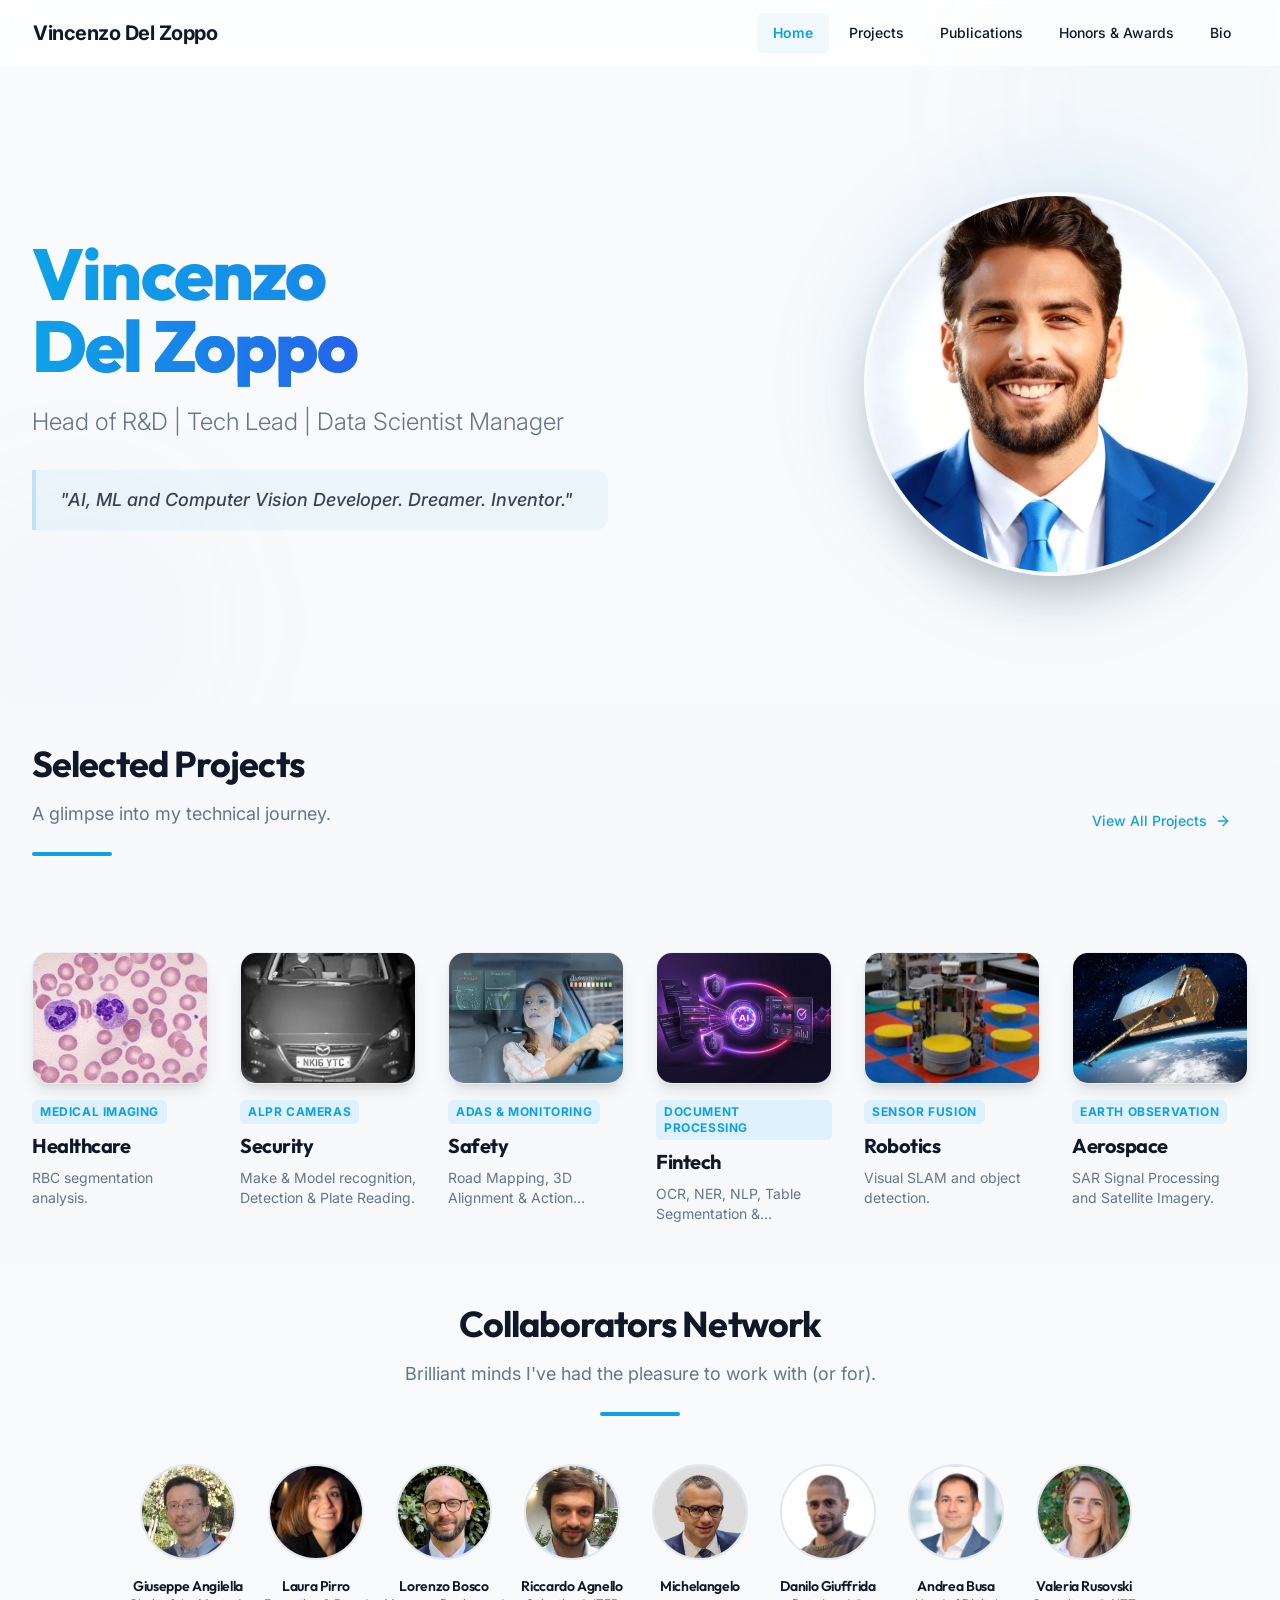
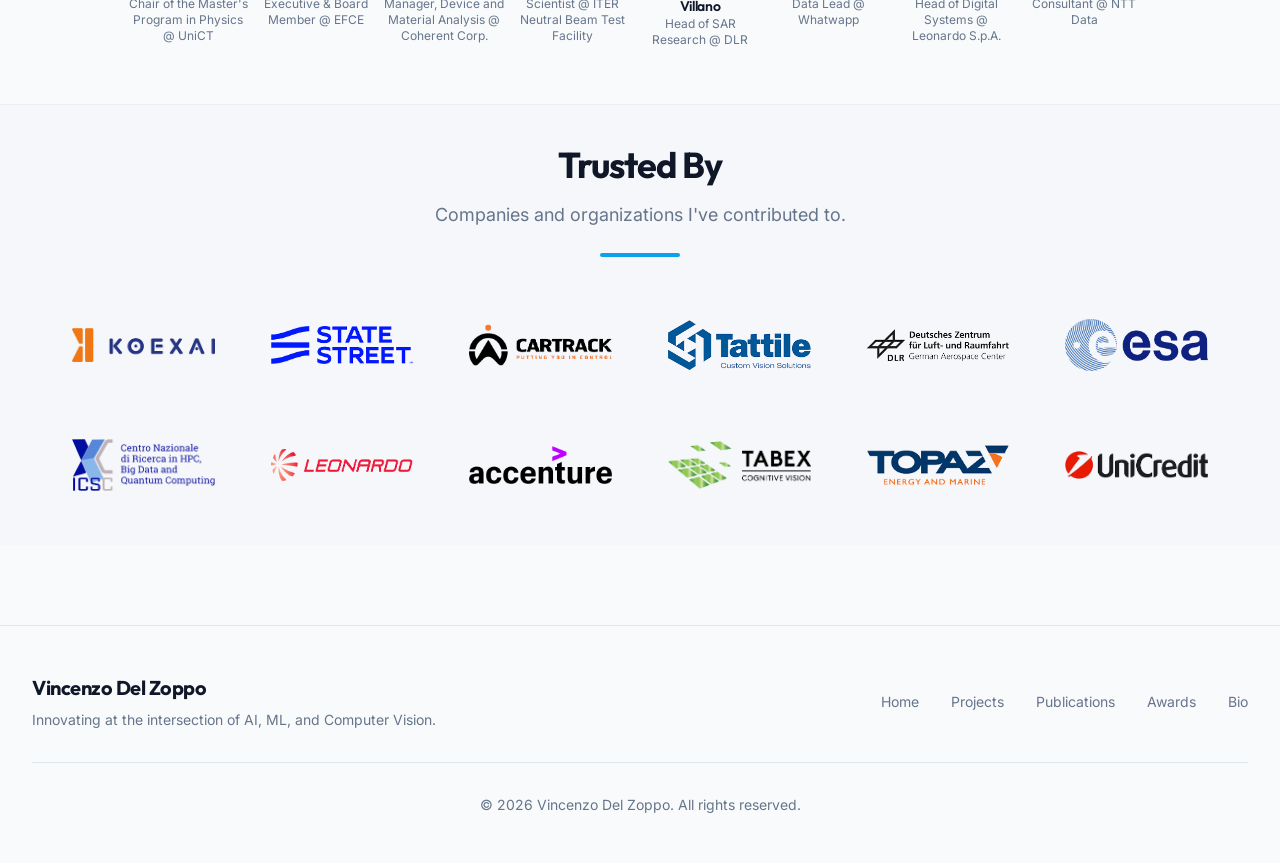
<file: index.html>
<!DOCTYPE html>
<html lang="en">
  <head>
    <meta charset="UTF-8" />
    <meta name="viewport" content="width=device-width, initial-scale=1.0, maximum-scale=1" />
    <link rel="icon" type="image/png" href="./favicon.png" />
    <link rel="preconnect" href="https://fonts.googleapis.com">
    <link rel="preconnect" href="https://fonts.gstatic.com" crossorigin>
    <link href="https://fonts.googleapis.com/css2?family=Architects+Daughter&family=DM+Sans:ital,opsz,wght@0,9..40,100..1000;1,9..40,100..1000&family=Fira+Code:wght@300..700&family=Geist+Mono:wght@100..900&family=Geist:wght@100..900&family=IBM+Plex+Mono:ital,wght@0,100;0,200;0,300;0,400;0,500;0,600;0,700;1,100;1,200;1,300;1,400;1,500;1,600;1,700&family=IBM+Plex+Sans:ital,wght@0,100..700;1,100..700&family=Inter:ital,opsz,wght@0,14..32,100..900;1,14..32,100..900&family=JetBrains+Mono:ital,wght@0,100..800;1,100..800&family=Libre+Baskerville:ital,wght@0,400;0,700;1,400&family=Lora:ital,wght@0,400..700;1,400..700&family=Merriweather:ital,opsz,wght@0,18..144,300..900;1,18..144,300..900&family=Montserrat:ital,wght@0,100..900;1,100..900&family=Open+Sans:ital,wght@0,300..800;1,300..800&family=Outfit:wght@100..900&family=Oxanium:wght@200..800&family=Playfair+Display:ital,wght@0,400..900;1,400..900&family=Plus+Jakarta+Sans:ital,wght@0,200..800;1,200..800&family=Poppins:ital,wght@0,100;0,200;0,300;0,400;0,500;0,600;0,700;0,800;0,900;1,100;1,200;1,300;1,400;1,500;1,600;1,700;1,800;1,900&family=Roboto+Mono:ital,wght@0,100..700;1,100..700&family=Roboto:ital,wght@0,100..900;1,100..900&family=Source+Code+Pro:ital,wght@0,200..900;1,200..900&family=Source+Serif+4:ital,opsz,wght@0,8..60,200..900;1,8..60,200..900&family=Space+Grotesk:wght@300..700&family=Space+Mono:ital,wght@0,400;0,700;1,400;1,700&display=swap" rel="stylesheet">
    <script type="module" crossorigin src="./assets/index-HcAJal_l.js"></script>
    <link rel="stylesheet" crossorigin href="./assets/index-Bj89D8Te.css">
  </head>
  <body>
    <div id="root"></div>
  </body>
</html>
</file>
<file: assets/index-Bj89D8Te.css>
@import"https://fonts.googleapis.com/css2?family=Outfit:wght@300;400;500;600;700;800&family=Inter:wght@300;400;500;600&display=swap";*,:before,:after{--tw-border-spacing-x: 0;--tw-border-spacing-y: 0;--tw-translate-x: 0;--tw-translate-y: 0;--tw-rotate: 0;--tw-skew-x: 0;--tw-skew-y: 0;--tw-scale-x: 1;--tw-scale-y: 1;--tw-pan-x: ;--tw-pan-y: ;--tw-pinch-zoom: ;--tw-scroll-snap-strictness: proximity;--tw-gradient-from-position: ;--tw-gradient-via-position: ;--tw-gradient-to-position: ;--tw-ordinal: ;--tw-slashed-zero: ;--tw-numeric-figure: ;--tw-numeric-spacing: ;--tw-numeric-fraction: ;--tw-ring-inset: ;--tw-ring-offset-width: 0px;--tw-ring-offset-color: #fff;--tw-ring-color: rgb(59 130 246 / .5);--tw-ring-offset-shadow: 0 0 #0000;--tw-ring-shadow: 0 0 #0000;--tw-shadow: 0 0 #0000;--tw-shadow-colored: 0 0 #0000;--tw-blur: ;--tw-brightness: ;--tw-contrast: ;--tw-grayscale: ;--tw-hue-rotate: ;--tw-invert: ;--tw-saturate: ;--tw-sepia: ;--tw-drop-shadow: ;--tw-backdrop-blur: ;--tw-backdrop-brightness: ;--tw-backdrop-contrast: ;--tw-backdrop-grayscale: ;--tw-backdrop-hue-rotate: ;--tw-backdrop-invert: ;--tw-backdrop-opacity: ;--tw-backdrop-saturate: ;--tw-backdrop-sepia: ;--tw-contain-size: ;--tw-contain-layout: ;--tw-contain-paint: ;--tw-contain-style: }::backdrop{--tw-border-spacing-x: 0;--tw-border-spacing-y: 0;--tw-translate-x: 0;--tw-translate-y: 0;--tw-rotate: 0;--tw-skew-x: 0;--tw-skew-y: 0;--tw-scale-x: 1;--tw-scale-y: 1;--tw-pan-x: ;--tw-pan-y: ;--tw-pinch-zoom: ;--tw-scroll-snap-strictness: proximity;--tw-gradient-from-position: ;--tw-gradient-via-position: ;--tw-gradient-to-position: ;--tw-ordinal: ;--tw-slashed-zero: ;--tw-numeric-figure: ;--tw-numeric-spacing: ;--tw-numeric-fraction: ;--tw-ring-inset: ;--tw-ring-offset-width: 0px;--tw-ring-offset-color: #fff;--tw-ring-color: rgb(59 130 246 / .5);--tw-ring-offset-shadow: 0 0 #0000;--tw-ring-shadow: 0 0 #0000;--tw-shadow: 0 0 #0000;--tw-shadow-colored: 0 0 #0000;--tw-blur: ;--tw-brightness: ;--tw-contrast: ;--tw-grayscale: ;--tw-hue-rotate: ;--tw-invert: ;--tw-saturate: ;--tw-sepia: ;--tw-drop-shadow: ;--tw-backdrop-blur: ;--tw-backdrop-brightness: ;--tw-backdrop-contrast: ;--tw-backdrop-grayscale: ;--tw-backdrop-hue-rotate: ;--tw-backdrop-invert: ;--tw-backdrop-opacity: ;--tw-backdrop-saturate: ;--tw-backdrop-sepia: ;--tw-contain-size: ;--tw-contain-layout: ;--tw-contain-paint: ;--tw-contain-style: }*,:before,:after{box-sizing:border-box;border-width:0;border-style:solid;border-color:#e5e7eb}:before,:after{--tw-content: ""}html,:host{line-height:1.5;-webkit-text-size-adjust:100%;-moz-tab-size:4;-o-tab-size:4;tab-size:4;font-family:var(--font-sans);font-feature-settings:normal;font-variation-settings:normal;-webkit-tap-highlight-color:transparent}body{margin:0;line-height:inherit}hr{height:0;color:inherit;border-top-width:1px}abbr:where([title]){-webkit-text-decoration:underline dotted;text-decoration:underline dotted}h1,h2,h3,h4,h5,h6{font-size:inherit;font-weight:inherit}a{color:inherit;text-decoration:inherit}b,strong{font-weight:bolder}code,kbd,samp,pre{font-family:var(--font-mono);font-feature-settings:normal;font-variation-settings:normal;font-size:1em}small{font-size:80%}sub,sup{font-size:75%;line-height:0;position:relative;vertical-align:baseline}sub{bottom:-.25em}sup{top:-.5em}table{text-indent:0;border-color:inherit;border-collapse:collapse}button,input,optgroup,select,textarea{font-family:inherit;font-feature-settings:inherit;font-variation-settings:inherit;font-size:100%;font-weight:inherit;line-height:inherit;letter-spacing:inherit;color:inherit;margin:0;padding:0}button,select{text-transform:none}button,input:where([type=button]),input:where([type=reset]),input:where([type=submit]){-webkit-appearance:button;background-color:transparent;background-image:none}:-moz-focusring{outline:auto}:-moz-ui-invalid{box-shadow:none}progress{vertical-align:baseline}::-webkit-inner-spin-button,::-webkit-outer-spin-button{height:auto}[type=search]{-webkit-appearance:textfield;outline-offset:-2px}::-webkit-search-decoration{-webkit-appearance:none}::-webkit-file-upload-button{-webkit-appearance:button;font:inherit}summary{display:list-item}blockquote,dl,dd,h1,h2,h3,h4,h5,h6,hr,figure,p,pre{margin:0}fieldset{margin:0;padding:0}legend{padding:0}ol,ul,menu{list-style:none;margin:0;padding:0}dialog{padding:0}textarea{resize:vertical}input::-moz-placeholder,textarea::-moz-placeholder{opacity:1;color:#9ca3af}input::placeholder,textarea::placeholder{opacity:1;color:#9ca3af}button,[role=button]{cursor:pointer}:disabled{cursor:default}img,svg,video,canvas,audio,iframe,embed,object{display:block;vertical-align:middle}img,video{max-width:100%;height:auto}[hidden]:where(:not([hidden=until-found])){display:none}*{--tw-border-opacity: 1;border-color:hsl(var(--border) / var(--tw-border-opacity, 1))}body{--tw-bg-opacity: 1;background-color:hsl(var(--background) / var(--tw-bg-opacity, 1));--tw-text-opacity: 1;color:hsl(var(--foreground) / var(--tw-text-opacity, 1));-webkit-font-smoothing:antialiased;-moz-osx-font-smoothing:grayscale;font-family:var(--font-body)}h1,h2,h3,h4,h5,h6{font-family:var(--font-display);font-weight:700;letter-spacing:-.025em}.sr-only{position:absolute;width:1px;height:1px;padding:0;margin:-1px;overflow:hidden;clip:rect(0,0,0,0);white-space:nowrap;border-width:0}.pointer-events-none{pointer-events:none}.pointer-events-auto{pointer-events:auto}.visible{visibility:visible}.invisible{visibility:hidden}.fixed{position:fixed}.absolute{position:absolute}.relative{position:relative}.inset-0{inset:0}.inset-x-0{left:0;right:0}.inset-y-0{top:0;bottom:0}.-bottom-12{bottom:-3rem}.-left-12{left:-3rem}.-left-\[39px\]{left:-39px}.-right-12{right:-3rem}.-top-12{top:-3rem}.bottom-0{bottom:0}.left-0{left:0}.left-1{left:.25rem}.left-1\/2{left:50%}.left-2{left:.5rem}.left-\[50\%\]{left:50%}.right-0{right:0}.right-1{right:.25rem}.right-2{right:.5rem}.right-3{right:.75rem}.right-4{right:1rem}.top-0{top:0}.top-1{top:.25rem}.top-1\.5{top:.375rem}.top-1\/2{top:50%}.top-2{top:.5rem}.top-3\.5{top:.875rem}.top-4{top:1rem}.top-\[1px\]{top:1px}.top-\[50\%\]{top:50%}.top-\[60\%\]{top:60%}.top-full{top:100%}.z-10{z-index:10}.z-20{z-index:20}.z-50{z-index:50}.z-\[100\]{z-index:100}.z-\[1\]{z-index:1}.-mx-1{margin-left:-.25rem;margin-right:-.25rem}.mx-2{margin-left:.5rem;margin-right:.5rem}.mx-3\.5{margin-left:.875rem;margin-right:.875rem}.mx-4{margin-left:1rem;margin-right:1rem}.mx-auto{margin-left:auto;margin-right:auto}.my-0\.5{margin-top:.125rem;margin-bottom:.125rem}.my-1{margin-top:.25rem;margin-bottom:.25rem}.-mb-20{margin-bottom:-5rem}.-ml-20{margin-left:-5rem}.-ml-4{margin-left:-1rem}.-mr-20{margin-right:-5rem}.-mt-20{margin-top:-5rem}.-mt-4{margin-top:-1rem}.mb-1{margin-bottom:.25rem}.mb-12{margin-bottom:3rem}.mb-16{margin-bottom:4rem}.mb-2{margin-bottom:.5rem}.mb-3{margin-bottom:.75rem}.mb-4{margin-bottom:1rem}.mb-5{margin-bottom:1.25rem}.mb-6{margin-bottom:1.5rem}.mb-8{margin-bottom:2rem}.ml-1{margin-left:.25rem}.ml-3{margin-left:.75rem}.ml-auto{margin-left:auto}.mr-2{margin-right:.5rem}.mt-1{margin-top:.25rem}.mt-1\.5{margin-top:.375rem}.mt-12{margin-top:3rem}.mt-2{margin-top:.5rem}.mt-20{margin-top:5rem}.mt-24{margin-top:6rem}.mt-3{margin-top:.75rem}.mt-4{margin-top:1rem}.mt-6{margin-top:1.5rem}.mt-8{margin-top:2rem}.mt-auto{margin-top:auto}.line-clamp-2{overflow:hidden;display:-webkit-box;-webkit-box-orient:vertical;-webkit-line-clamp:2}.block{display:block}.flex{display:flex}.inline-flex{display:inline-flex}.table{display:table}.grid{display:grid}.hidden{display:none}.aspect-\[4\/3\]{aspect-ratio:4/3}.aspect-square{aspect-ratio:1 / 1}.aspect-video{aspect-ratio:16 / 9}.size-4{width:1rem;height:1rem}.h-1{height:.25rem}.h-1\.5{height:.375rem}.h-10{height:2.5rem}.h-11{height:2.75rem}.h-12{height:3rem}.h-16{height:4rem}.h-2{height:.5rem}.h-2\.5{height:.625rem}.h-20{height:5rem}.h-24{height:6rem}.h-3{height:.75rem}.h-3\.5{height:.875rem}.h-4{height:1rem}.h-5{height:1.25rem}.h-6{height:1.5rem}.h-64{height:16rem}.h-7{height:1.75rem}.h-8{height:2rem}.h-80{height:20rem}.h-9{height:2.25rem}.h-96{height:24rem}.h-\[1px\]{height:1px}.h-\[var\(--radix-navigation-menu-viewport-height\)\]{height:var(--radix-navigation-menu-viewport-height)}.h-\[var\(--radix-select-trigger-height\)\]{height:var(--radix-select-trigger-height)}.h-auto{height:auto}.h-full{height:100%}.h-px{height:1px}.h-svh{height:100svh}.max-h-20{max-height:5rem}.max-h-\[--radix-context-menu-content-available-height\]{max-height:var(--radix-context-menu-content-available-height)}.max-h-\[--radix-select-content-available-height\]{max-height:var(--radix-select-content-available-height)}.max-h-\[300px\]{max-height:300px}.max-h-\[var\(--radix-dropdown-menu-content-available-height\)\]{max-height:var(--radix-dropdown-menu-content-available-height)}.max-h-screen{max-height:100vh}.min-h-0{min-height:0px}.min-h-10{min-height:2.5rem}.min-h-8{min-height:2rem}.min-h-9{min-height:2.25rem}.min-h-\[80px\]{min-height:80px}.min-h-screen{min-height:100vh}.min-h-svh{min-height:100svh}.w-0{width:0px}.w-1{width:.25rem}.w-10{width:2.5rem}.w-11{width:2.75rem}.w-12{width:3rem}.w-2{width:.5rem}.w-2\.5{width:.625rem}.w-20{width:5rem}.w-24{width:6rem}.w-3{width:.75rem}.w-3\.5{width:.875rem}.w-3\/4{width:75%}.w-4{width:1rem}.w-5{width:1.25rem}.w-6{width:1.5rem}.w-64{width:16rem}.w-7{width:1.75rem}.w-72{width:18rem}.w-8{width:2rem}.w-80{width:20rem}.w-9{width:2.25rem}.w-96{width:24rem}.w-\[100px\]{width:100px}.w-\[1px\]{width:1px}.w-\[var\(--sidebar-width\)\]{width:var(--sidebar-width)}.w-auto{width:auto}.w-full{width:100%}.w-max{width:-moz-max-content;width:max-content}.w-px{width:1px}.min-w-0{min-width:0px}.min-w-10{min-width:2.5rem}.min-w-11{min-width:2.75rem}.min-w-5{min-width:1.25rem}.min-w-9{min-width:2.25rem}.min-w-\[12rem\]{min-width:12rem}.min-w-\[8rem\]{min-width:8rem}.min-w-\[var\(--radix-select-trigger-width\)\]{min-width:var(--radix-select-trigger-width)}.max-w-2xl{max-width:42rem}.max-w-4xl{max-width:56rem}.max-w-5xl{max-width:64rem}.max-w-6xl{max-width:72rem}.max-w-7xl{max-width:80rem}.max-w-\[var\(--skeleton-width\)\]{max-width:var(--skeleton-width)}.max-w-lg{max-width:32rem}.max-w-max{max-width:-moz-max-content;max-width:max-content}.max-w-md{max-width:28rem}.max-w-xl{max-width:36rem}.flex-1{flex:1 1 0%}.flex-shrink-0,.shrink-0{flex-shrink:0}.flex-grow,.grow{flex-grow:1}.grow-0{flex-grow:0}.basis-\[6\.5rem\]{flex-basis:6.5rem}.basis-full{flex-basis:100%}.caption-bottom{caption-side:bottom}.border-collapse{border-collapse:collapse}.origin-\[--radix-context-menu-content-transform-origin\]{transform-origin:var(--radix-context-menu-content-transform-origin)}.origin-\[--radix-dropdown-menu-content-transform-origin\]{transform-origin:var(--radix-dropdown-menu-content-transform-origin)}.origin-\[--radix-hover-card-content-transform-origin\]{transform-origin:var(--radix-hover-card-content-transform-origin)}.origin-\[--radix-menubar-content-transform-origin\]{transform-origin:var(--radix-menubar-content-transform-origin)}.origin-\[--radix-popover-content-transform-origin\]{transform-origin:var(--radix-popover-content-transform-origin)}.origin-\[--radix-select-content-transform-origin\]{transform-origin:var(--radix-select-content-transform-origin)}.origin-\[--radix-tooltip-content-transform-origin\]{transform-origin:var(--radix-tooltip-content-transform-origin)}.-translate-x-1\/2{--tw-translate-x: -50%;transform:translate(var(--tw-translate-x),var(--tw-translate-y)) rotate(var(--tw-rotate)) skew(var(--tw-skew-x)) skewY(var(--tw-skew-y)) scaleX(var(--tw-scale-x)) scaleY(var(--tw-scale-y))}.-translate-x-px{--tw-translate-x: -1px;transform:translate(var(--tw-translate-x),var(--tw-translate-y)) rotate(var(--tw-rotate)) skew(var(--tw-skew-x)) skewY(var(--tw-skew-y)) scaleX(var(--tw-scale-x)) scaleY(var(--tw-scale-y))}.-translate-y-1\/2{--tw-translate-y: -50%;transform:translate(var(--tw-translate-x),var(--tw-translate-y)) rotate(var(--tw-rotate)) skew(var(--tw-skew-x)) skewY(var(--tw-skew-y)) scaleX(var(--tw-scale-x)) scaleY(var(--tw-scale-y))}.translate-x-\[-50\%\]{--tw-translate-x: -50%;transform:translate(var(--tw-translate-x),var(--tw-translate-y)) rotate(var(--tw-rotate)) skew(var(--tw-skew-x)) skewY(var(--tw-skew-y)) scaleX(var(--tw-scale-x)) scaleY(var(--tw-scale-y))}.translate-x-px{--tw-translate-x: 1px;transform:translate(var(--tw-translate-x),var(--tw-translate-y)) rotate(var(--tw-rotate)) skew(var(--tw-skew-x)) skewY(var(--tw-skew-y)) scaleX(var(--tw-scale-x)) scaleY(var(--tw-scale-y))}.translate-y-\[-50\%\]{--tw-translate-y: -50%;transform:translate(var(--tw-translate-x),var(--tw-translate-y)) rotate(var(--tw-rotate)) skew(var(--tw-skew-x)) skewY(var(--tw-skew-y)) scaleX(var(--tw-scale-x)) scaleY(var(--tw-scale-y))}.rotate-45{--tw-rotate: 45deg;transform:translate(var(--tw-translate-x),var(--tw-translate-y)) rotate(var(--tw-rotate)) skew(var(--tw-skew-x)) skewY(var(--tw-skew-y)) scaleX(var(--tw-scale-x)) scaleY(var(--tw-scale-y))}.rotate-90{--tw-rotate: 90deg;transform:translate(var(--tw-translate-x),var(--tw-translate-y)) rotate(var(--tw-rotate)) skew(var(--tw-skew-x)) skewY(var(--tw-skew-y)) scaleX(var(--tw-scale-x)) scaleY(var(--tw-scale-y))}.scale-110{--tw-scale-x: 1.1;--tw-scale-y: 1.1;transform:translate(var(--tw-translate-x),var(--tw-translate-y)) rotate(var(--tw-rotate)) skew(var(--tw-skew-x)) skewY(var(--tw-skew-y)) scaleX(var(--tw-scale-x)) scaleY(var(--tw-scale-y))}.transform{transform:translate(var(--tw-translate-x),var(--tw-translate-y)) rotate(var(--tw-rotate)) skew(var(--tw-skew-x)) skewY(var(--tw-skew-y)) scaleX(var(--tw-scale-x)) scaleY(var(--tw-scale-y))}@keyframes pulse{50%{opacity:.5}}.animate-pulse{animation:pulse 2s cubic-bezier(.4,0,.6,1) infinite}@keyframes spin{to{transform:rotate(360deg)}}.animate-spin{animation:spin 1s linear infinite}.cursor-default{cursor:default}.cursor-pointer{cursor:pointer}.touch-none{touch-action:none}.touch-pan-x{--tw-pan-x: pan-x;touch-action:var(--tw-pan-x) var(--tw-pan-y) var(--tw-pinch-zoom)}.select-none{-webkit-user-select:none;-moz-user-select:none;user-select:none}.resize{resize:both}.snap-x{scroll-snap-type:x var(--tw-scroll-snap-strictness)}.snap-mandatory{--tw-scroll-snap-strictness: mandatory}.snap-start{scroll-snap-align:start}.list-none{list-style-type:none}.grid-cols-1{grid-template-columns:repeat(1,minmax(0,1fr))}.grid-cols-2{grid-template-columns:repeat(2,minmax(0,1fr))}.flex-row{flex-direction:row}.flex-col{flex-direction:column}.flex-col-reverse{flex-direction:column-reverse}.flex-wrap{flex-wrap:wrap}.items-start{align-items:flex-start}.items-end{align-items:flex-end}.items-center{align-items:center}.items-stretch{align-items:stretch}.justify-center{justify-content:center}.justify-between{justify-content:space-between}.gap-1{gap:.25rem}.gap-1\.5{gap:.375rem}.gap-12{gap:3rem}.gap-2{gap:.5rem}.gap-3{gap:.75rem}.gap-4{gap:1rem}.gap-6{gap:1.5rem}.gap-8{gap:2rem}.gap-x-2{-moz-column-gap:.5rem;column-gap:.5rem}.gap-x-8{-moz-column-gap:2rem;column-gap:2rem}.gap-y-1{row-gap:.25rem}.gap-y-12{row-gap:3rem}.space-x-1>:not([hidden])~:not([hidden]){--tw-space-x-reverse: 0;margin-right:calc(.25rem * var(--tw-space-x-reverse));margin-left:calc(.25rem * calc(1 - var(--tw-space-x-reverse)))}.space-x-4>:not([hidden])~:not([hidden]){--tw-space-x-reverse: 0;margin-right:calc(1rem * var(--tw-space-x-reverse));margin-left:calc(1rem * calc(1 - var(--tw-space-x-reverse)))}.space-y-1>:not([hidden])~:not([hidden]){--tw-space-y-reverse: 0;margin-top:calc(.25rem * calc(1 - var(--tw-space-y-reverse)));margin-bottom:calc(.25rem * var(--tw-space-y-reverse))}.space-y-1\.5>:not([hidden])~:not([hidden]){--tw-space-y-reverse: 0;margin-top:calc(.375rem * calc(1 - var(--tw-space-y-reverse)));margin-bottom:calc(.375rem * var(--tw-space-y-reverse))}.space-y-10>:not([hidden])~:not([hidden]){--tw-space-y-reverse: 0;margin-top:calc(2.5rem * calc(1 - var(--tw-space-y-reverse)));margin-bottom:calc(2.5rem * var(--tw-space-y-reverse))}.space-y-12>:not([hidden])~:not([hidden]){--tw-space-y-reverse: 0;margin-top:calc(3rem * calc(1 - var(--tw-space-y-reverse)));margin-bottom:calc(3rem * var(--tw-space-y-reverse))}.space-y-2>:not([hidden])~:not([hidden]){--tw-space-y-reverse: 0;margin-top:calc(.5rem * calc(1 - var(--tw-space-y-reverse)));margin-bottom:calc(.5rem * var(--tw-space-y-reverse))}.space-y-4>:not([hidden])~:not([hidden]){--tw-space-y-reverse: 0;margin-top:calc(1rem * calc(1 - var(--tw-space-y-reverse)));margin-bottom:calc(1rem * var(--tw-space-y-reverse))}.space-y-6>:not([hidden])~:not([hidden]){--tw-space-y-reverse: 0;margin-top:calc(1.5rem * calc(1 - var(--tw-space-y-reverse)));margin-bottom:calc(1.5rem * var(--tw-space-y-reverse))}.space-y-8>:not([hidden])~:not([hidden]){--tw-space-y-reverse: 0;margin-top:calc(2rem * calc(1 - var(--tw-space-y-reverse)));margin-bottom:calc(2rem * var(--tw-space-y-reverse))}.overflow-auto{overflow:auto}.overflow-hidden{overflow:hidden}.overflow-x-auto{overflow-x:auto}.overflow-y-auto{overflow-y:auto}.overflow-x-hidden{overflow-x:hidden}.scroll-smooth{scroll-behavior:smooth}.whitespace-nowrap{white-space:nowrap}.whitespace-pre-wrap{white-space:pre-wrap}.break-words{overflow-wrap:break-word}.rounded-2xl{border-radius:1rem}.rounded-\[2px\]{border-radius:2px}.rounded-\[inherit\]{border-radius:inherit}.rounded-full{border-radius:9999px}.rounded-lg{border-radius:.5625rem}.rounded-md{border-radius:.375rem}.rounded-sm{border-radius:.1875rem}.rounded-xl{border-radius:.75rem}.rounded-r-xl{border-top-right-radius:.75rem;border-bottom-right-radius:.75rem}.rounded-t-\[10px\]{border-top-left-radius:10px;border-top-right-radius:10px}.rounded-tl-sm{border-top-left-radius:.1875rem}.border{border-width:1px}.border-2{border-width:2px}.border-4{border-width:4px}.border-\[1\.5px\]{border-width:1.5px}.border-y{border-top-width:1px;border-bottom-width:1px}.border-b{border-bottom-width:1px}.border-l{border-left-width:1px}.border-l-2{border-left-width:2px}.border-l-4{border-left-width:4px}.border-r{border-right-width:1px}.border-t{border-top-width:1px}.border-dashed{border-style:dashed}.border-\[--color-border\]{border-color:var(--color-border)}.border-background{--tw-border-opacity: 1;border-color:hsl(var(--background) / var(--tw-border-opacity, 1))}.border-border{--tw-border-opacity: 1;border-color:hsl(var(--border) / var(--tw-border-opacity, 1))}.border-border\/40{border-color:hsl(var(--border) / .4)}.border-border\/50{border-color:hsl(var(--border) / .5)}.border-border\/60{border-color:hsl(var(--border) / .6)}.border-card-border{--tw-border-opacity: 1;border-color:hsl(var(--card-border) / var(--tw-border-opacity, 1))}.border-destructive{--tw-border-opacity: 1;border-color:hsl(var(--destructive) / var(--tw-border-opacity, 1))}.border-destructive-border{border-color:var(--destructive-border)}.border-destructive\/50{border-color:hsl(var(--destructive) / .5)}.border-input{--tw-border-opacity: 1;border-color:hsl(var(--input) / var(--tw-border-opacity, 1))}.border-primary{--tw-border-opacity: 1;border-color:hsl(var(--primary) / var(--tw-border-opacity, 1))}.border-primary-border{border-color:var(--primary-border)}.border-primary\/20{border-color:hsl(var(--primary) / .2)}.border-secondary-border{border-color:var(--secondary-border)}.border-sidebar-border{--tw-border-opacity: 1;border-color:hsl(var(--sidebar-border) / var(--tw-border-opacity, 1))}.border-transparent{border-color:transparent}.border-l-transparent{border-left-color:transparent}.border-t-transparent{border-top-color:transparent}.bg-\[--color-bg\]{background-color:var(--color-bg)}.bg-accent{--tw-bg-opacity: 1;background-color:hsl(var(--accent) / var(--tw-bg-opacity, 1))}.bg-background{--tw-bg-opacity: 1;background-color:hsl(var(--background) / var(--tw-bg-opacity, 1))}.bg-black\/80{background-color:#000c}.bg-blue-500\/5{background-color:#3b82f60d}.bg-border{--tw-bg-opacity: 1;background-color:hsl(var(--border) / var(--tw-bg-opacity, 1))}.bg-card{--tw-bg-opacity: 1;background-color:hsl(var(--card) / var(--tw-bg-opacity, 1))}.bg-destructive{--tw-bg-opacity: 1;background-color:hsl(var(--destructive) / var(--tw-bg-opacity, 1))}.bg-foreground{--tw-bg-opacity: 1;background-color:hsl(var(--foreground) / var(--tw-bg-opacity, 1))}.bg-gray-50{--tw-bg-opacity: 1;background-color:rgb(249 250 251 / var(--tw-bg-opacity, 1))}.bg-muted{--tw-bg-opacity: 1;background-color:hsl(var(--muted) / var(--tw-bg-opacity, 1))}.bg-muted\/30{background-color:hsl(var(--muted) / .3)}.bg-muted\/50{background-color:hsl(var(--muted) / .5)}.bg-popover{--tw-bg-opacity: 1;background-color:hsl(var(--popover) / var(--tw-bg-opacity, 1))}.bg-primary{--tw-bg-opacity: 1;background-color:hsl(var(--primary) / var(--tw-bg-opacity, 1))}.bg-primary\/10{background-color:hsl(var(--primary) / .1)}.bg-primary\/5{background-color:hsl(var(--primary) / .05)}.bg-secondary{--tw-bg-opacity: 1;background-color:hsl(var(--secondary) / var(--tw-bg-opacity, 1))}.bg-sidebar{--tw-bg-opacity: 1;background-color:hsl(var(--sidebar) / var(--tw-bg-opacity, 1))}.bg-sidebar-border{--tw-bg-opacity: 1;background-color:hsl(var(--sidebar-border) / var(--tw-bg-opacity, 1))}.bg-transparent{background-color:transparent}.bg-yellow-500\/10{background-color:#eab3081a}.bg-gradient-to-r{background-image:linear-gradient(to right,var(--tw-gradient-stops))}.bg-gradient-to-t{background-image:linear-gradient(to top,var(--tw-gradient-stops))}.bg-gradient-to-tr{background-image:linear-gradient(to top right,var(--tw-gradient-stops))}.from-black\/80{--tw-gradient-from: rgb(0 0 0 / .8) var(--tw-gradient-from-position);--tw-gradient-to: rgb(0 0 0 / 0) var(--tw-gradient-to-position);--tw-gradient-stops: var(--tw-gradient-from), var(--tw-gradient-to)}.from-primary{--tw-gradient-from: hsl(var(--primary) / 1) var(--tw-gradient-from-position);--tw-gradient-to: hsl(var(--primary) / 0) var(--tw-gradient-to-position);--tw-gradient-stops: var(--tw-gradient-from), var(--tw-gradient-to)}.via-black\/20{--tw-gradient-to: rgb(0 0 0 / 0) var(--tw-gradient-to-position);--tw-gradient-stops: var(--tw-gradient-from), rgb(0 0 0 / .2) var(--tw-gradient-via-position), var(--tw-gradient-to)}.to-blue-600{--tw-gradient-to: #2563eb var(--tw-gradient-to-position)}.to-transparent{--tw-gradient-to: transparent var(--tw-gradient-to-position)}.bg-clip-text{-webkit-background-clip:text;background-clip:text}.fill-current{fill:currentColor}.object-contain{-o-object-fit:contain;object-fit:contain}.object-cover{-o-object-fit:cover;object-fit:cover}.p-0{padding:0}.p-1{padding:.25rem}.p-2{padding:.5rem}.p-3{padding:.75rem}.p-4{padding:1rem}.p-5{padding:1.25rem}.p-6{padding:1.5rem}.p-\[1px\]{padding:1px}.px-1{padding-left:.25rem;padding-right:.25rem}.px-2{padding-left:.5rem;padding-right:.5rem}.px-2\.5{padding-left:.625rem;padding-right:.625rem}.px-3{padding-left:.75rem;padding-right:.75rem}.px-4{padding-left:1rem;padding-right:1rem}.px-5{padding-left:1.25rem;padding-right:1.25rem}.px-8{padding-left:2rem;padding-right:2rem}.py-0\.5{padding-top:.125rem;padding-bottom:.125rem}.py-1{padding-top:.25rem;padding-bottom:.25rem}.py-1\.5{padding-top:.375rem;padding-bottom:.375rem}.py-10{padding-top:2.5rem;padding-bottom:2.5rem}.py-12{padding-top:3rem;padding-bottom:3rem}.py-2{padding-top:.5rem;padding-bottom:.5rem}.py-3{padding-top:.75rem;padding-bottom:.75rem}.py-4{padding-top:1rem;padding-bottom:1rem}.py-6{padding-top:1.5rem;padding-bottom:1.5rem}.pb-16{padding-bottom:4rem}.pb-20{padding-bottom:5rem}.pb-3{padding-bottom:.75rem}.pb-4{padding-bottom:1rem}.pl-2\.5{padding-left:.625rem}.pl-4{padding-left:1rem}.pl-6{padding-left:1.5rem}.pl-8{padding-left:2rem}.pr-2{padding-right:.5rem}.pr-2\.5{padding-right:.625rem}.pr-8{padding-right:2rem}.pt-0{padding-top:0}.pt-1{padding-top:.25rem}.pt-2{padding-top:.5rem}.pt-20{padding-top:5rem}.pt-24{padding-top:6rem}.pt-3{padding-top:.75rem}.pt-32{padding-top:8rem}.pt-4{padding-top:1rem}.pt-6{padding-top:1.5rem}.pt-8{padding-top:2rem}.text-left{text-align:left}.text-center{text-align:center}.align-middle{vertical-align:middle}.font-mono{font-family:var(--font-mono)}.font-sans{font-family:var(--font-sans)}.text-2xl{font-size:1.5rem;line-height:2rem}.text-3xl{font-size:1.875rem;line-height:2.25rem}.text-4xl{font-size:2.25rem;line-height:2.5rem}.text-\[0\.8rem\]{font-size:.8rem}.text-base{font-size:1rem;line-height:1.5rem}.text-lg{font-size:1.125rem;line-height:1.75rem}.text-sm{font-size:.875rem;line-height:1.25rem}.text-xl{font-size:1.25rem;line-height:1.75rem}.text-xs{font-size:.75rem;line-height:1rem}.font-bold{font-weight:700}.font-extrabold{font-weight:800}.font-light{font-weight:300}.font-medium{font-weight:500}.font-normal{font-weight:400}.font-semibold{font-weight:600}.uppercase{text-transform:uppercase}.italic{font-style:italic}.tabular-nums{--tw-numeric-spacing: tabular-nums;font-variant-numeric:var(--tw-ordinal) var(--tw-slashed-zero) var(--tw-numeric-figure) var(--tw-numeric-spacing) var(--tw-numeric-fraction)}.leading-none{line-height:1}.leading-relaxed{line-height:1.625}.leading-snug{line-height:1.375}.leading-tight{line-height:1.25}.tracking-tight{letter-spacing:-.025em}.tracking-wider{letter-spacing:.05em}.tracking-widest{letter-spacing:.1em}.text-accent-foreground{--tw-text-opacity: 1;color:hsl(var(--accent-foreground) / var(--tw-text-opacity, 1))}.text-card-foreground{--tw-text-opacity: 1;color:hsl(var(--card-foreground) / var(--tw-text-opacity, 1))}.text-current{color:currentColor}.text-destructive{--tw-text-opacity: 1;color:hsl(var(--destructive) / var(--tw-text-opacity, 1))}.text-destructive-foreground{--tw-text-opacity: 1;color:hsl(var(--destructive-foreground) / var(--tw-text-opacity, 1))}.text-foreground{--tw-text-opacity: 1;color:hsl(var(--foreground) / var(--tw-text-opacity, 1))}.text-foreground\/50{color:hsl(var(--foreground) / .5)}.text-foreground\/80{color:hsl(var(--foreground) / .8)}.text-gray-600{--tw-text-opacity: 1;color:rgb(75 85 99 / var(--tw-text-opacity, 1))}.text-gray-900{--tw-text-opacity: 1;color:rgb(17 24 39 / var(--tw-text-opacity, 1))}.text-muted-foreground{--tw-text-opacity: 1;color:hsl(var(--muted-foreground) / var(--tw-text-opacity, 1))}.text-popover-foreground{--tw-text-opacity: 1;color:hsl(var(--popover-foreground) / var(--tw-text-opacity, 1))}.text-primary{--tw-text-opacity: 1;color:hsl(var(--primary) / var(--tw-text-opacity, 1))}.text-primary-foreground{--tw-text-opacity: 1;color:hsl(var(--primary-foreground) / var(--tw-text-opacity, 1))}.text-red-500{--tw-text-opacity: 1;color:rgb(239 68 68 / var(--tw-text-opacity, 1))}.text-secondary-foreground{--tw-text-opacity: 1;color:hsl(var(--secondary-foreground) / var(--tw-text-opacity, 1))}.text-sidebar-foreground{--tw-text-opacity: 1;color:hsl(var(--sidebar-foreground) / var(--tw-text-opacity, 1))}.text-sidebar-foreground\/70{color:hsl(var(--sidebar-foreground) / .7)}.text-transparent{color:transparent}.text-white{--tw-text-opacity: 1;color:rgb(255 255 255 / var(--tw-text-opacity, 1))}.text-yellow-600{--tw-text-opacity: 1;color:rgb(202 138 4 / var(--tw-text-opacity, 1))}.antialiased{-webkit-font-smoothing:antialiased;-moz-osx-font-smoothing:grayscale}.opacity-0{opacity:0}.opacity-10{opacity:.1}.opacity-50{opacity:.5}.opacity-60{opacity:.6}.opacity-70{opacity:.7}.opacity-90{opacity:.9}.shadow-2xl{--tw-shadow: 0 25px 50px -12px rgb(0 0 0 / .25);--tw-shadow-colored: 0 25px 50px -12px var(--tw-shadow-color);box-shadow:var(--tw-ring-offset-shadow, 0 0 #0000),var(--tw-ring-shadow, 0 0 #0000),var(--tw-shadow)}.shadow-\[0_0_0_1px_hsl\(var\(--sidebar-border\)\)\]{--tw-shadow: 0 0 0 1px hsl(var(--sidebar-border));--tw-shadow-colored: 0 0 0 1px var(--tw-shadow-color);box-shadow:var(--tw-ring-offset-shadow, 0 0 #0000),var(--tw-ring-shadow, 0 0 #0000),var(--tw-shadow)}.shadow-lg{--tw-shadow: 0 10px 15px -3px rgb(0 0 0 / .1), 0 4px 6px -4px rgb(0 0 0 / .1);--tw-shadow-colored: 0 10px 15px -3px var(--tw-shadow-color), 0 4px 6px -4px var(--tw-shadow-color);box-shadow:var(--tw-ring-offset-shadow, 0 0 #0000),var(--tw-ring-shadow, 0 0 #0000),var(--tw-shadow)}.shadow-md{--tw-shadow: 0 4px 6px -1px rgb(0 0 0 / .1), 0 2px 4px -2px rgb(0 0 0 / .1);--tw-shadow-colored: 0 4px 6px -1px var(--tw-shadow-color), 0 2px 4px -2px var(--tw-shadow-color);box-shadow:var(--tw-ring-offset-shadow, 0 0 #0000),var(--tw-ring-shadow, 0 0 #0000),var(--tw-shadow)}.shadow-none{--tw-shadow: 0 0 #0000;--tw-shadow-colored: 0 0 #0000;box-shadow:var(--tw-ring-offset-shadow, 0 0 #0000),var(--tw-ring-shadow, 0 0 #0000),var(--tw-shadow)}.shadow-sm{--tw-shadow: 0 1px 2px 0 rgb(0 0 0 / .05);--tw-shadow-colored: 0 1px 2px 0 var(--tw-shadow-color);box-shadow:var(--tw-ring-offset-shadow, 0 0 #0000),var(--tw-ring-shadow, 0 0 #0000),var(--tw-shadow)}.shadow-xl{--tw-shadow: 0 20px 25px -5px rgb(0 0 0 / .1), 0 8px 10px -6px rgb(0 0 0 / .1);--tw-shadow-colored: 0 20px 25px -5px var(--tw-shadow-color), 0 8px 10px -6px var(--tw-shadow-color);box-shadow:var(--tw-ring-offset-shadow, 0 0 #0000),var(--tw-ring-shadow, 0 0 #0000),var(--tw-shadow)}.outline-none{outline:2px solid transparent;outline-offset:2px}.outline{outline-style:solid}.outline-2{outline-width:2px}.outline-offset-2{outline-offset:2px}.outline-transparent{outline-color:transparent}.ring-0{--tw-ring-offset-shadow: var(--tw-ring-inset) 0 0 0 var(--tw-ring-offset-width) var(--tw-ring-offset-color);--tw-ring-shadow: var(--tw-ring-inset) 0 0 0 calc(0px + var(--tw-ring-offset-width)) var(--tw-ring-color);box-shadow:var(--tw-ring-offset-shadow),var(--tw-ring-shadow),var(--tw-shadow, 0 0 #0000)}.ring-2{--tw-ring-offset-shadow: var(--tw-ring-inset) 0 0 0 var(--tw-ring-offset-width) var(--tw-ring-offset-color);--tw-ring-shadow: var(--tw-ring-inset) 0 0 0 calc(2px + var(--tw-ring-offset-width)) var(--tw-ring-color);box-shadow:var(--tw-ring-offset-shadow),var(--tw-ring-shadow),var(--tw-shadow, 0 0 #0000)}.ring-ring{--tw-ring-opacity: 1;--tw-ring-color: hsl(var(--ring) / var(--tw-ring-opacity, 1))}.ring-sidebar-ring{--tw-ring-opacity: 1;--tw-ring-color: hsl(var(--sidebar-ring) / var(--tw-ring-opacity, 1))}.ring-offset-background{--tw-ring-offset-color: hsl(var(--background) / 1)}.blur-2xl{--tw-blur: blur(40px);filter:var(--tw-blur) var(--tw-brightness) var(--tw-contrast) var(--tw-grayscale) var(--tw-hue-rotate) var(--tw-invert) var(--tw-saturate) var(--tw-sepia) var(--tw-drop-shadow)}.blur-3xl{--tw-blur: blur(64px);filter:var(--tw-blur) var(--tw-brightness) var(--tw-contrast) var(--tw-grayscale) var(--tw-hue-rotate) var(--tw-invert) var(--tw-saturate) var(--tw-sepia) var(--tw-drop-shadow)}.filter{filter:var(--tw-blur) var(--tw-brightness) var(--tw-contrast) var(--tw-grayscale) var(--tw-hue-rotate) var(--tw-invert) var(--tw-saturate) var(--tw-sepia) var(--tw-drop-shadow)}.transition{transition-property:color,background-color,border-color,text-decoration-color,fill,stroke,opacity,box-shadow,transform,filter,backdrop-filter;transition-timing-function:cubic-bezier(.4,0,.2,1);transition-duration:.15s}.transition-\[left\,right\,width\]{transition-property:left,right,width;transition-timing-function:cubic-bezier(.4,0,.2,1);transition-duration:.15s}.transition-\[margin\,opacity\]{transition-property:margin,opacity;transition-timing-function:cubic-bezier(.4,0,.2,1);transition-duration:.15s}.transition-\[width\,height\,padding\]{transition-property:width,height,padding;transition-timing-function:cubic-bezier(.4,0,.2,1);transition-duration:.15s}.transition-\[width\]{transition-property:width;transition-timing-function:cubic-bezier(.4,0,.2,1);transition-duration:.15s}.transition-all{transition-property:all;transition-timing-function:cubic-bezier(.4,0,.2,1);transition-duration:.15s}.transition-colors{transition-property:color,background-color,border-color,text-decoration-color,fill,stroke;transition-timing-function:cubic-bezier(.4,0,.2,1);transition-duration:.15s}.transition-opacity{transition-property:opacity;transition-timing-function:cubic-bezier(.4,0,.2,1);transition-duration:.15s}.transition-shadow{transition-property:box-shadow;transition-timing-function:cubic-bezier(.4,0,.2,1);transition-duration:.15s}.transition-transform{transition-property:transform;transition-timing-function:cubic-bezier(.4,0,.2,1);transition-duration:.15s}.duration-1000{transition-duration:1s}.duration-200{transition-duration:.2s}.duration-300{transition-duration:.3s}.duration-500{transition-duration:.5s}.ease-in-out{transition-timing-function:cubic-bezier(.4,0,.2,1)}.ease-linear{transition-timing-function:linear}@keyframes enter{0%{opacity:var(--tw-enter-opacity, 1);transform:translate3d(var(--tw-enter-translate-x, 0),var(--tw-enter-translate-y, 0),0) scale3d(var(--tw-enter-scale, 1),var(--tw-enter-scale, 1),var(--tw-enter-scale, 1)) rotate(var(--tw-enter-rotate, 0))}}@keyframes exit{to{opacity:var(--tw-exit-opacity, 1);transform:translate3d(var(--tw-exit-translate-x, 0),var(--tw-exit-translate-y, 0),0) scale3d(var(--tw-exit-scale, 1),var(--tw-exit-scale, 1),var(--tw-exit-scale, 1)) rotate(var(--tw-exit-rotate, 0))}}.animate-in{animation-name:enter;animation-duration:.15s;--tw-enter-opacity: initial;--tw-enter-scale: initial;--tw-enter-rotate: initial;--tw-enter-translate-x: initial;--tw-enter-translate-y: initial}.fade-in-0{--tw-enter-opacity: 0}.fade-in-80{--tw-enter-opacity: .8}.zoom-in-95{--tw-enter-scale: .95}.slide-in-from-top-2{--tw-enter-translate-y: -.5rem}.duration-1000{animation-duration:1s}.duration-200{animation-duration:.2s}.duration-300{animation-duration:.3s}.duration-500{animation-duration:.5s}.ease-in-out{animation-timing-function:cubic-bezier(.4,0,.2,1)}.ease-linear{animation-timing-function:linear}.\[border-color\:var\(--badge-outline\)\]{border-color:var(--badge-outline)}.\[border-color\:var\(--button-outline\)\]{border-color:var(--button-outline)}:root{--background: 210 20% 98%;--foreground: 222 47% 11%;--primary: 199 89% 48%;--primary-foreground: 210 40% 98%;--secondary: 210 40% 96%;--secondary-foreground: 222 47% 11%;--muted: 210 40% 96%;--muted-foreground: 215 16% 47%;--accent: 199 89% 48%;--accent-foreground: 210 40% 98%;--destructive: 0 84% 60%;--destructive-foreground: 210 40% 98%;--border: 214 32% 91%;--input: 214 32% 91%;--ring: 199 89% 48%;--radius: .5rem;--font-display: "Outfit", sans-serif;--font-body: "Inter", sans-serif}.dark{--background: 222 47% 11%;--foreground: 210 40% 98%;--primary: 199 89% 48%;--primary-foreground: 222 47% 11%;--secondary: 217 33% 17%;--secondary-foreground: 210 40% 98%;--muted: 217 33% 17%;--muted-foreground: 215 20% 65%;--accent: 199 89% 48%;--accent-foreground: 210 40% 98%;--destructive: 0 62% 30%;--destructive-foreground: 210 40% 98%;--border: 217 33% 17%;--input: 217 33% 17%;--ring: 199 89% 48%}.glass{border-width:1px;border-color:#fff3;background-color:#ffffffb3;--tw-backdrop-blur: blur(12px);-webkit-backdrop-filter:var(--tw-backdrop-blur) var(--tw-backdrop-brightness) var(--tw-backdrop-contrast) var(--tw-backdrop-grayscale) var(--tw-backdrop-hue-rotate) var(--tw-backdrop-invert) var(--tw-backdrop-opacity) var(--tw-backdrop-saturate) var(--tw-backdrop-sepia);backdrop-filter:var(--tw-backdrop-blur) var(--tw-backdrop-brightness) var(--tw-backdrop-contrast) var(--tw-backdrop-grayscale) var(--tw-backdrop-hue-rotate) var(--tw-backdrop-invert) var(--tw-backdrop-opacity) var(--tw-backdrop-saturate) var(--tw-backdrop-sepia)}.glass:is(.dark *){border-color:#ffffff1a;background-color:#000000b3}.glass-card{border-width:1px;border-color:hsl(var(--border) / .5);background-color:hsl(var(--card) / .5);--tw-shadow: 0 1px 2px 0 rgb(0 0 0 / .05);--tw-shadow-colored: 0 1px 2px 0 var(--tw-shadow-color);box-shadow:var(--tw-ring-offset-shadow, 0 0 #0000),var(--tw-ring-shadow, 0 0 #0000),var(--tw-shadow);--tw-backdrop-blur: blur(4px);-webkit-backdrop-filter:var(--tw-backdrop-blur) var(--tw-backdrop-brightness) var(--tw-backdrop-contrast) var(--tw-backdrop-grayscale) var(--tw-backdrop-hue-rotate) var(--tw-backdrop-invert) var(--tw-backdrop-opacity) var(--tw-backdrop-saturate) var(--tw-backdrop-sepia);backdrop-filter:var(--tw-backdrop-blur) var(--tw-backdrop-brightness) var(--tw-backdrop-contrast) var(--tw-backdrop-grayscale) var(--tw-backdrop-hue-rotate) var(--tw-backdrop-invert) var(--tw-backdrop-opacity) var(--tw-backdrop-saturate) var(--tw-backdrop-sepia);transition-property:all;transition-timing-function:cubic-bezier(.4,0,.2,1);transition-duration:.3s;animation-duration:.3s}.glass-card:hover{--tw-shadow: 0 4px 6px -1px rgb(0 0 0 / .1), 0 2px 4px -2px rgb(0 0 0 / .1);--tw-shadow-colored: 0 4px 6px -1px var(--tw-shadow-color), 0 2px 4px -2px var(--tw-shadow-color);box-shadow:var(--tw-ring-offset-shadow, 0 0 #0000),var(--tw-ring-shadow, 0 0 #0000),var(--tw-shadow)}::-webkit-scrollbar{width:8px}::-webkit-scrollbar-track{background:transparent}::-webkit-scrollbar-thumb{border-radius:9999px;background-color:hsl(var(--muted-foreground) / .2)}::-webkit-scrollbar-thumb:hover{background-color:hsl(var(--muted-foreground) / .4)}.file\:border-0::file-selector-button{border-width:0px}.file\:bg-transparent::file-selector-button{background-color:transparent}.file\:text-sm::file-selector-button{font-size:.875rem;line-height:1.25rem}.file\:font-medium::file-selector-button{font-weight:500}.file\:text-foreground::file-selector-button{--tw-text-opacity: 1;color:hsl(var(--foreground) / var(--tw-text-opacity, 1))}.placeholder\:text-muted-foreground::-moz-placeholder{--tw-text-opacity: 1;color:hsl(var(--muted-foreground) / var(--tw-text-opacity, 1))}.placeholder\:text-muted-foreground::placeholder{--tw-text-opacity: 1;color:hsl(var(--muted-foreground) / var(--tw-text-opacity, 1))}.after\:pointer-events-none:after{content:var(--tw-content);pointer-events:none}.after\:absolute:after{content:var(--tw-content);position:absolute}.after\:-inset-2:after{content:var(--tw-content);inset:-.5rem}.after\:inset-0:after{content:var(--tw-content);inset:0}.after\:inset-y-0:after{content:var(--tw-content);top:0;bottom:0}.after\:left-1\/2:after{content:var(--tw-content);left:50%}.after\:block:after{content:var(--tw-content);display:block}.after\:w-1:after{content:var(--tw-content);width:.25rem}.after\:w-\[2px\]:after{content:var(--tw-content);width:2px}.after\:-translate-x-1\/2:after{content:var(--tw-content);--tw-translate-x: -50%;transform:translate(var(--tw-translate-x),var(--tw-translate-y)) rotate(var(--tw-rotate)) skew(var(--tw-skew-x)) skewY(var(--tw-skew-y)) scaleX(var(--tw-scale-x)) scaleY(var(--tw-scale-y))}.after\:rounded-full:after{content:var(--tw-content);border-radius:9999px}.after\:border:after{content:var(--tw-content);border-width:1px}.after\:border-black\/10:after{content:var(--tw-content);border-color:#0000001a}.after\:content-\[\'\'\]:after{--tw-content: "";content:var(--tw-content)}.first\:rounded-l-md:first-child{border-top-left-radius:.375rem;border-bottom-left-radius:.375rem}.first\:border-l:first-child{border-left-width:1px}.last\:rounded-r-md:last-child{border-top-right-radius:.375rem;border-bottom-right-radius:.375rem}.focus-within\:relative:focus-within{position:relative}.focus-within\:z-20:focus-within{z-index:20}.hover\:scale-105:hover{--tw-scale-x: 1.05;--tw-scale-y: 1.05;transform:translate(var(--tw-translate-x),var(--tw-translate-y)) rotate(var(--tw-rotate)) skew(var(--tw-skew-x)) skewY(var(--tw-skew-y)) scaleX(var(--tw-scale-x)) scaleY(var(--tw-scale-y))}.hover\:bg-accent:hover{--tw-bg-opacity: 1;background-color:hsl(var(--accent) / var(--tw-bg-opacity, 1))}.hover\:bg-muted:hover{--tw-bg-opacity: 1;background-color:hsl(var(--muted) / var(--tw-bg-opacity, 1))}.hover\:bg-muted\/50:hover{background-color:hsl(var(--muted) / .5)}.hover\:bg-primary:hover{--tw-bg-opacity: 1;background-color:hsl(var(--primary) / var(--tw-bg-opacity, 1))}.hover\:bg-primary\/10:hover{background-color:hsl(var(--primary) / .1)}.hover\:bg-secondary:hover{--tw-bg-opacity: 1;background-color:hsl(var(--secondary) / var(--tw-bg-opacity, 1))}.hover\:bg-sidebar-accent:hover{--tw-bg-opacity: 1;background-color:hsl(var(--sidebar-accent) / var(--tw-bg-opacity, 1))}.hover\:text-accent-foreground:hover{--tw-text-opacity: 1;color:hsl(var(--accent-foreground) / var(--tw-text-opacity, 1))}.hover\:text-foreground:hover{--tw-text-opacity: 1;color:hsl(var(--foreground) / var(--tw-text-opacity, 1))}.hover\:text-muted-foreground:hover{--tw-text-opacity: 1;color:hsl(var(--muted-foreground) / var(--tw-text-opacity, 1))}.hover\:text-primary:hover{--tw-text-opacity: 1;color:hsl(var(--primary) / var(--tw-text-opacity, 1))}.hover\:text-primary-foreground:hover{--tw-text-opacity: 1;color:hsl(var(--primary-foreground) / var(--tw-text-opacity, 1))}.hover\:text-sidebar-accent-foreground:hover{--tw-text-opacity: 1;color:hsl(var(--sidebar-accent-foreground) / var(--tw-text-opacity, 1))}.hover\:underline:hover{text-decoration-line:underline}.hover\:opacity-100:hover{opacity:1}.hover\:shadow-\[0_0_0_1px_hsl\(var\(--sidebar-accent\)\)\]:hover{--tw-shadow: 0 0 0 1px hsl(var(--sidebar-accent));--tw-shadow-colored: 0 0 0 1px var(--tw-shadow-color);box-shadow:var(--tw-ring-offset-shadow, 0 0 #0000),var(--tw-ring-shadow, 0 0 #0000),var(--tw-shadow)}.hover\:shadow-md:hover{--tw-shadow: 0 4px 6px -1px rgb(0 0 0 / .1), 0 2px 4px -2px rgb(0 0 0 / .1);--tw-shadow-colored: 0 4px 6px -1px var(--tw-shadow-color), 0 2px 4px -2px var(--tw-shadow-color);box-shadow:var(--tw-ring-offset-shadow, 0 0 #0000),var(--tw-ring-shadow, 0 0 #0000),var(--tw-shadow)}.hover\:after\:bg-sidebar-border:hover:after{content:var(--tw-content);--tw-bg-opacity: 1;background-color:hsl(var(--sidebar-border) / var(--tw-bg-opacity, 1))}.focus\:bg-accent:focus{--tw-bg-opacity: 1;background-color:hsl(var(--accent) / var(--tw-bg-opacity, 1))}.focus\:bg-primary:focus{--tw-bg-opacity: 1;background-color:hsl(var(--primary) / var(--tw-bg-opacity, 1))}.focus\:text-accent-foreground:focus{--tw-text-opacity: 1;color:hsl(var(--accent-foreground) / var(--tw-text-opacity, 1))}.focus\:text-primary-foreground:focus{--tw-text-opacity: 1;color:hsl(var(--primary-foreground) / var(--tw-text-opacity, 1))}.focus\:opacity-100:focus{opacity:1}.focus\:outline-none:focus{outline:2px solid transparent;outline-offset:2px}.focus\:ring-2:focus{--tw-ring-offset-shadow: var(--tw-ring-inset) 0 0 0 var(--tw-ring-offset-width) var(--tw-ring-offset-color);--tw-ring-shadow: var(--tw-ring-inset) 0 0 0 calc(2px + var(--tw-ring-offset-width)) var(--tw-ring-color);box-shadow:var(--tw-ring-offset-shadow),var(--tw-ring-shadow),var(--tw-shadow, 0 0 #0000)}.focus\:ring-ring:focus{--tw-ring-opacity: 1;--tw-ring-color: hsl(var(--ring) / var(--tw-ring-opacity, 1))}.focus\:ring-offset-2:focus{--tw-ring-offset-width: 2px}.focus-visible\:outline-none:focus-visible{outline:2px solid transparent;outline-offset:2px}.focus-visible\:ring-1:focus-visible{--tw-ring-offset-shadow: var(--tw-ring-inset) 0 0 0 var(--tw-ring-offset-width) var(--tw-ring-offset-color);--tw-ring-shadow: var(--tw-ring-inset) 0 0 0 calc(1px + var(--tw-ring-offset-width)) var(--tw-ring-color);box-shadow:var(--tw-ring-offset-shadow),var(--tw-ring-shadow),var(--tw-shadow, 0 0 #0000)}.focus-visible\:ring-2:focus-visible{--tw-ring-offset-shadow: var(--tw-ring-inset) 0 0 0 var(--tw-ring-offset-width) var(--tw-ring-offset-color);--tw-ring-shadow: var(--tw-ring-inset) 0 0 0 calc(2px + var(--tw-ring-offset-width)) var(--tw-ring-color);box-shadow:var(--tw-ring-offset-shadow),var(--tw-ring-shadow),var(--tw-shadow, 0 0 #0000)}.focus-visible\:ring-primary:focus-visible{--tw-ring-opacity: 1;--tw-ring-color: hsl(var(--primary) / var(--tw-ring-opacity, 1))}.focus-visible\:ring-ring:focus-visible{--tw-ring-opacity: 1;--tw-ring-color: hsl(var(--ring) / var(--tw-ring-opacity, 1))}.focus-visible\:ring-offset-1:focus-visible{--tw-ring-offset-width: 1px}.focus-visible\:ring-offset-2:focus-visible{--tw-ring-offset-width: 2px}.focus-visible\:ring-offset-background:focus-visible{--tw-ring-offset-color: hsl(var(--background) / 1)}.active\:bg-sidebar-accent:active{--tw-bg-opacity: 1;background-color:hsl(var(--sidebar-accent) / var(--tw-bg-opacity, 1))}.active\:text-sidebar-accent-foreground:active{--tw-text-opacity: 1;color:hsl(var(--sidebar-accent-foreground) / var(--tw-text-opacity, 1))}.active\:shadow-none:active{--tw-shadow: 0 0 #0000;--tw-shadow-colored: 0 0 #0000;box-shadow:var(--tw-ring-offset-shadow, 0 0 #0000),var(--tw-ring-shadow, 0 0 #0000),var(--tw-shadow)}.disabled\:pointer-events-none:disabled{pointer-events:none}.disabled\:cursor-not-allowed:disabled{cursor:not-allowed}.disabled\:opacity-50:disabled{opacity:.5}.group\/menu-item:focus-within .group-focus-within\/menu-item\:opacity-100{opacity:1}.group:hover .group-hover\:scale-110{--tw-scale-x: 1.1;--tw-scale-y: 1.1;transform:translate(var(--tw-translate-x),var(--tw-translate-y)) rotate(var(--tw-rotate)) skew(var(--tw-skew-x)) skewY(var(--tw-skew-y)) scaleX(var(--tw-scale-x)) scaleY(var(--tw-scale-y))}.group:hover .group-hover\:border-primary{--tw-border-opacity: 1;border-color:hsl(var(--primary) / var(--tw-border-opacity, 1))}.group:hover .group-hover\:text-primary{--tw-text-opacity: 1;color:hsl(var(--primary) / var(--tw-text-opacity, 1))}.group\/menu-item:hover .group-hover\/menu-item\:opacity-100,.group:hover .group-hover\:opacity-100{opacity:1}.group:focus-visible .group-focus-visible\:border-primary{--tw-border-opacity: 1;border-color:hsl(var(--primary) / var(--tw-border-opacity, 1))}.group.destructive .group-\[\.destructive\]\:border-muted\/40{border-color:hsl(var(--muted) / .4)}.group.destructive .group-\[\.destructive\]\:text-red-300{--tw-text-opacity: 1;color:rgb(252 165 165 / var(--tw-text-opacity, 1))}.group.destructive .group-\[\.destructive\]\:hover\:border-destructive\/30:hover{border-color:hsl(var(--destructive) / .3)}.group.destructive .group-\[\.destructive\]\:hover\:bg-destructive:hover{--tw-bg-opacity: 1;background-color:hsl(var(--destructive) / var(--tw-bg-opacity, 1))}.group.destructive .group-\[\.destructive\]\:hover\:text-destructive-foreground:hover{--tw-text-opacity: 1;color:hsl(var(--destructive-foreground) / var(--tw-text-opacity, 1))}.group.destructive .group-\[\.destructive\]\:hover\:text-red-50:hover{--tw-text-opacity: 1;color:rgb(254 242 242 / var(--tw-text-opacity, 1))}.group.destructive .group-\[\.destructive\]\:focus\:ring-destructive:focus{--tw-ring-opacity: 1;--tw-ring-color: hsl(var(--destructive) / var(--tw-ring-opacity, 1))}.group.destructive .group-\[\.destructive\]\:focus\:ring-red-400:focus{--tw-ring-opacity: 1;--tw-ring-color: rgb(248 113 113 / var(--tw-ring-opacity, 1))}.group.destructive .group-\[\.destructive\]\:focus\:ring-offset-red-600:focus{--tw-ring-offset-color: #dc2626}.peer\/menu-button:hover~.peer-hover\/menu-button\:text-sidebar-accent-foreground{--tw-text-opacity: 1;color:hsl(var(--sidebar-accent-foreground) / var(--tw-text-opacity, 1))}.peer:disabled~.peer-disabled\:cursor-not-allowed{cursor:not-allowed}.peer:disabled~.peer-disabled\:opacity-70{opacity:.7}.has-\[\:disabled\]\:opacity-50:has(:disabled){opacity:.5}.aria-disabled\:pointer-events-none[aria-disabled=true]{pointer-events:none}.aria-disabled\:opacity-50[aria-disabled=true]{opacity:.5}.aria-selected\:bg-accent[aria-selected=true]{--tw-bg-opacity: 1;background-color:hsl(var(--accent) / var(--tw-bg-opacity, 1))}.aria-selected\:bg-accent\/50[aria-selected=true]{background-color:hsl(var(--accent) / .5)}.aria-selected\:text-accent-foreground[aria-selected=true]{--tw-text-opacity: 1;color:hsl(var(--accent-foreground) / var(--tw-text-opacity, 1))}.aria-selected\:text-muted-foreground[aria-selected=true]{--tw-text-opacity: 1;color:hsl(var(--muted-foreground) / var(--tw-text-opacity, 1))}.aria-selected\:opacity-100[aria-selected=true]{opacity:1}.data-\[disabled\=true\]\:pointer-events-none[data-disabled=true],.data-\[disabled\]\:pointer-events-none[data-disabled]{pointer-events:none}.data-\[panel-group-direction\=vertical\]\:h-px[data-panel-group-direction=vertical]{height:1px}.data-\[panel-group-direction\=vertical\]\:w-full[data-panel-group-direction=vertical]{width:100%}.data-\[side\=bottom\]\:translate-y-1[data-side=bottom]{--tw-translate-y: .25rem;transform:translate(var(--tw-translate-x),var(--tw-translate-y)) rotate(var(--tw-rotate)) skew(var(--tw-skew-x)) skewY(var(--tw-skew-y)) scaleX(var(--tw-scale-x)) scaleY(var(--tw-scale-y))}.data-\[side\=left\]\:-translate-x-1[data-side=left]{--tw-translate-x: -.25rem;transform:translate(var(--tw-translate-x),var(--tw-translate-y)) rotate(var(--tw-rotate)) skew(var(--tw-skew-x)) skewY(var(--tw-skew-y)) scaleX(var(--tw-scale-x)) scaleY(var(--tw-scale-y))}.data-\[side\=right\]\:translate-x-1[data-side=right]{--tw-translate-x: .25rem;transform:translate(var(--tw-translate-x),var(--tw-translate-y)) rotate(var(--tw-rotate)) skew(var(--tw-skew-x)) skewY(var(--tw-skew-y)) scaleX(var(--tw-scale-x)) scaleY(var(--tw-scale-y))}.data-\[side\=top\]\:-translate-y-1[data-side=top]{--tw-translate-y: -.25rem;transform:translate(var(--tw-translate-x),var(--tw-translate-y)) rotate(var(--tw-rotate)) skew(var(--tw-skew-x)) skewY(var(--tw-skew-y)) scaleX(var(--tw-scale-x)) scaleY(var(--tw-scale-y))}.data-\[state\=checked\]\:translate-x-5[data-state=checked]{--tw-translate-x: 1.25rem;transform:translate(var(--tw-translate-x),var(--tw-translate-y)) rotate(var(--tw-rotate)) skew(var(--tw-skew-x)) skewY(var(--tw-skew-y)) scaleX(var(--tw-scale-x)) scaleY(var(--tw-scale-y))}.data-\[state\=unchecked\]\:translate-x-0[data-state=unchecked],.data-\[swipe\=cancel\]\:translate-x-0[data-swipe=cancel]{--tw-translate-x: 0px;transform:translate(var(--tw-translate-x),var(--tw-translate-y)) rotate(var(--tw-rotate)) skew(var(--tw-skew-x)) skewY(var(--tw-skew-y)) scaleX(var(--tw-scale-x)) scaleY(var(--tw-scale-y))}.data-\[swipe\=end\]\:translate-x-\[var\(--radix-toast-swipe-end-x\)\][data-swipe=end]{--tw-translate-x: var(--radix-toast-swipe-end-x);transform:translate(var(--tw-translate-x),var(--tw-translate-y)) rotate(var(--tw-rotate)) skew(var(--tw-skew-x)) skewY(var(--tw-skew-y)) scaleX(var(--tw-scale-x)) scaleY(var(--tw-scale-y))}.data-\[swipe\=move\]\:translate-x-\[var\(--radix-toast-swipe-move-x\)\][data-swipe=move]{--tw-translate-x: var(--radix-toast-swipe-move-x);transform:translate(var(--tw-translate-x),var(--tw-translate-y)) rotate(var(--tw-rotate)) skew(var(--tw-skew-x)) skewY(var(--tw-skew-y)) scaleX(var(--tw-scale-x)) scaleY(var(--tw-scale-y))}@keyframes accordion-up{0%{height:var(--radix-accordion-content-height)}to{height:0}}.data-\[state\=closed\]\:animate-accordion-up[data-state=closed]{animation:accordion-up .2s ease-out}@keyframes accordion-down{0%{height:0}to{height:var(--radix-accordion-content-height)}}.data-\[state\=open\]\:animate-accordion-down[data-state=open]{animation:accordion-down .2s ease-out}.data-\[panel-group-direction\=vertical\]\:flex-col[data-panel-group-direction=vertical]{flex-direction:column}.data-\[active\=true\]\:bg-sidebar-accent[data-active=true]{--tw-bg-opacity: 1;background-color:hsl(var(--sidebar-accent) / var(--tw-bg-opacity, 1))}.data-\[active\]\:bg-primary\/10[data-active]{background-color:hsl(var(--primary) / .1)}.data-\[selected\=\'true\'\]\:bg-accent[data-selected=true]{--tw-bg-opacity: 1;background-color:hsl(var(--accent) / var(--tw-bg-opacity, 1))}.data-\[state\=active\]\:bg-background[data-state=active]{--tw-bg-opacity: 1;background-color:hsl(var(--background) / var(--tw-bg-opacity, 1))}.data-\[state\=checked\]\:bg-primary[data-state=checked]{--tw-bg-opacity: 1;background-color:hsl(var(--primary) / var(--tw-bg-opacity, 1))}.data-\[state\=on\]\:bg-accent[data-state=on],.data-\[state\=open\]\:bg-accent[data-state=open]{--tw-bg-opacity: 1;background-color:hsl(var(--accent) / var(--tw-bg-opacity, 1))}.data-\[state\=open\]\:bg-accent\/50[data-state=open]{background-color:hsl(var(--accent) / .5)}.data-\[state\=open\]\:bg-secondary[data-state=open]{--tw-bg-opacity: 1;background-color:hsl(var(--secondary) / var(--tw-bg-opacity, 1))}.data-\[state\=selected\]\:bg-muted[data-state=selected]{--tw-bg-opacity: 1;background-color:hsl(var(--muted) / var(--tw-bg-opacity, 1))}.data-\[state\=unchecked\]\:bg-input[data-state=unchecked]{--tw-bg-opacity: 1;background-color:hsl(var(--input) / var(--tw-bg-opacity, 1))}.data-\[active\=true\]\:font-medium[data-active=true]{font-weight:500}.data-\[active\=true\]\:text-sidebar-accent-foreground[data-active=true]{--tw-text-opacity: 1;color:hsl(var(--sidebar-accent-foreground) / var(--tw-text-opacity, 1))}.data-\[active\]\:text-primary[data-active]{--tw-text-opacity: 1;color:hsl(var(--primary) / var(--tw-text-opacity, 1))}.data-\[placeholder\]\:text-muted-foreground[data-placeholder]{--tw-text-opacity: 1;color:hsl(var(--muted-foreground) / var(--tw-text-opacity, 1))}.data-\[selected\=true\]\:text-accent-foreground[data-selected=true]{--tw-text-opacity: 1;color:hsl(var(--accent-foreground) / var(--tw-text-opacity, 1))}.data-\[state\=active\]\:text-foreground[data-state=active]{--tw-text-opacity: 1;color:hsl(var(--foreground) / var(--tw-text-opacity, 1))}.data-\[state\=checked\]\:text-primary-foreground[data-state=checked]{--tw-text-opacity: 1;color:hsl(var(--primary-foreground) / var(--tw-text-opacity, 1))}.data-\[state\=on\]\:text-accent-foreground[data-state=on],.data-\[state\=open\]\:text-accent-foreground[data-state=open]{--tw-text-opacity: 1;color:hsl(var(--accent-foreground) / var(--tw-text-opacity, 1))}.data-\[state\=open\]\:text-muted-foreground[data-state=open]{--tw-text-opacity: 1;color:hsl(var(--muted-foreground) / var(--tw-text-opacity, 1))}.data-\[disabled\=true\]\:opacity-50[data-disabled=true],.data-\[disabled\]\:opacity-50[data-disabled]{opacity:.5}.data-\[state\=open\]\:opacity-100[data-state=open]{opacity:1}.data-\[state\=active\]\:shadow-sm[data-state=active]{--tw-shadow: 0 1px 2px 0 rgb(0 0 0 / .05);--tw-shadow-colored: 0 1px 2px 0 var(--tw-shadow-color);box-shadow:var(--tw-ring-offset-shadow, 0 0 #0000),var(--tw-ring-shadow, 0 0 #0000),var(--tw-shadow)}.data-\[swipe\=move\]\:transition-none[data-swipe=move]{transition-property:none}.data-\[state\=closed\]\:duration-300[data-state=closed]{transition-duration:.3s}.data-\[state\=open\]\:duration-500[data-state=open]{transition-duration:.5s}.data-\[motion\^\=from-\]\:animate-in[data-motion^=from-],.data-\[state\=open\]\:animate-in[data-state=open],.data-\[state\=visible\]\:animate-in[data-state=visible]{animation-name:enter;animation-duration:.15s;--tw-enter-opacity: initial;--tw-enter-scale: initial;--tw-enter-rotate: initial;--tw-enter-translate-x: initial;--tw-enter-translate-y: initial}.data-\[motion\^\=to-\]\:animate-out[data-motion^=to-],.data-\[state\=closed\]\:animate-out[data-state=closed],.data-\[state\=hidden\]\:animate-out[data-state=hidden],.data-\[swipe\=end\]\:animate-out[data-swipe=end]{animation-name:exit;animation-duration:.15s;--tw-exit-opacity: initial;--tw-exit-scale: initial;--tw-exit-rotate: initial;--tw-exit-translate-x: initial;--tw-exit-translate-y: initial}.data-\[motion\^\=from-\]\:fade-in[data-motion^=from-]{--tw-enter-opacity: 0}.data-\[motion\^\=to-\]\:fade-out[data-motion^=to-],.data-\[state\=closed\]\:fade-out-0[data-state=closed]{--tw-exit-opacity: 0}.data-\[state\=closed\]\:fade-out-80[data-state=closed]{--tw-exit-opacity: .8}.data-\[state\=hidden\]\:fade-out[data-state=hidden]{--tw-exit-opacity: 0}.data-\[state\=open\]\:fade-in-0[data-state=open],.data-\[state\=visible\]\:fade-in[data-state=visible]{--tw-enter-opacity: 0}.data-\[state\=closed\]\:zoom-out-95[data-state=closed]{--tw-exit-scale: .95}.data-\[state\=open\]\:zoom-in-90[data-state=open]{--tw-enter-scale: .9}.data-\[state\=open\]\:zoom-in-95[data-state=open]{--tw-enter-scale: .95}.data-\[motion\=from-end\]\:slide-in-from-right-52[data-motion=from-end]{--tw-enter-translate-x: 13rem}.data-\[motion\=from-start\]\:slide-in-from-left-52[data-motion=from-start]{--tw-enter-translate-x: -13rem}.data-\[motion\=to-end\]\:slide-out-to-right-52[data-motion=to-end]{--tw-exit-translate-x: 13rem}.data-\[motion\=to-start\]\:slide-out-to-left-52[data-motion=to-start]{--tw-exit-translate-x: -13rem}.data-\[side\=bottom\]\:slide-in-from-top-2[data-side=bottom]{--tw-enter-translate-y: -.5rem}.data-\[side\=left\]\:slide-in-from-right-2[data-side=left]{--tw-enter-translate-x: .5rem}.data-\[side\=right\]\:slide-in-from-left-2[data-side=right]{--tw-enter-translate-x: -.5rem}.data-\[side\=top\]\:slide-in-from-bottom-2[data-side=top]{--tw-enter-translate-y: .5rem}.data-\[state\=closed\]\:slide-out-to-bottom[data-state=closed]{--tw-exit-translate-y: 100%}.data-\[state\=closed\]\:slide-out-to-left[data-state=closed]{--tw-exit-translate-x: -100%}.data-\[state\=closed\]\:slide-out-to-left-1\/2[data-state=closed]{--tw-exit-translate-x: -50%}.data-\[state\=closed\]\:slide-out-to-right[data-state=closed],.data-\[state\=closed\]\:slide-out-to-right-full[data-state=closed]{--tw-exit-translate-x: 100%}.data-\[state\=closed\]\:slide-out-to-top[data-state=closed]{--tw-exit-translate-y: -100%}.data-\[state\=closed\]\:slide-out-to-top-\[48\%\][data-state=closed]{--tw-exit-translate-y: -48%}.data-\[state\=open\]\:slide-in-from-bottom[data-state=open]{--tw-enter-translate-y: 100%}.data-\[state\=open\]\:slide-in-from-left[data-state=open]{--tw-enter-translate-x: -100%}.data-\[state\=open\]\:slide-in-from-left-1\/2[data-state=open]{--tw-enter-translate-x: -50%}.data-\[state\=open\]\:slide-in-from-right[data-state=open]{--tw-enter-translate-x: 100%}.data-\[state\=open\]\:slide-in-from-top[data-state=open]{--tw-enter-translate-y: -100%}.data-\[state\=open\]\:slide-in-from-top-\[48\%\][data-state=open]{--tw-enter-translate-y: -48%}.data-\[state\=open\]\:slide-in-from-top-full[data-state=open]{--tw-enter-translate-y: -100%}.data-\[state\=closed\]\:duration-300[data-state=closed]{animation-duration:.3s}.data-\[state\=open\]\:duration-500[data-state=open]{animation-duration:.5s}.data-\[panel-group-direction\=vertical\]\:after\:left-0[data-panel-group-direction=vertical]:after{content:var(--tw-content);left:0}.data-\[panel-group-direction\=vertical\]\:after\:h-1[data-panel-group-direction=vertical]:after{content:var(--tw-content);height:.25rem}.data-\[panel-group-direction\=vertical\]\:after\:w-full[data-panel-group-direction=vertical]:after{content:var(--tw-content);width:100%}.data-\[panel-group-direction\=vertical\]\:after\:-translate-y-1\/2[data-panel-group-direction=vertical]:after{content:var(--tw-content);--tw-translate-y: -50%;transform:translate(var(--tw-translate-x),var(--tw-translate-y)) rotate(var(--tw-rotate)) skew(var(--tw-skew-x)) skewY(var(--tw-skew-y)) scaleX(var(--tw-scale-x)) scaleY(var(--tw-scale-y))}.data-\[panel-group-direction\=vertical\]\:after\:translate-x-0[data-panel-group-direction=vertical]:after{content:var(--tw-content);--tw-translate-x: 0px;transform:translate(var(--tw-translate-x),var(--tw-translate-y)) rotate(var(--tw-rotate)) skew(var(--tw-skew-x)) skewY(var(--tw-skew-y)) scaleX(var(--tw-scale-x)) scaleY(var(--tw-scale-y))}.data-\[state\=open\]\:hover\:bg-accent:hover[data-state=open]{--tw-bg-opacity: 1;background-color:hsl(var(--accent) / var(--tw-bg-opacity, 1))}.data-\[state\=open\]\:hover\:bg-sidebar-accent:hover[data-state=open]{--tw-bg-opacity: 1;background-color:hsl(var(--sidebar-accent) / var(--tw-bg-opacity, 1))}.data-\[state\=open\]\:hover\:text-sidebar-accent-foreground:hover[data-state=open]{--tw-text-opacity: 1;color:hsl(var(--sidebar-accent-foreground) / var(--tw-text-opacity, 1))}.data-\[state\=open\]\:focus\:bg-accent:focus[data-state=open]{--tw-bg-opacity: 1;background-color:hsl(var(--accent) / var(--tw-bg-opacity, 1))}.group[data-collapsible=offcanvas] .group-data-\[collapsible\=offcanvas\]\:left-\[calc\(var\(--sidebar-width\)\*-1\)\]{left:calc(var(--sidebar-width) * -1)}.group[data-collapsible=offcanvas] .group-data-\[collapsible\=offcanvas\]\:right-\[calc\(var\(--sidebar-width\)\*-1\)\]{right:calc(var(--sidebar-width) * -1)}.group[data-side=left] .group-data-\[side\=left\]\:-right-4{right:-1rem}.group[data-side=right] .group-data-\[side\=right\]\:left-0{left:0}.group[data-collapsible=icon] .group-data-\[collapsible\=icon\]\:-mt-8{margin-top:-2rem}.group[data-collapsible=icon] .group-data-\[collapsible\=icon\]\:hidden{display:none}.group[data-collapsible=icon] .group-data-\[collapsible\=icon\]\:w-\[calc\(var\(--sidebar-width-icon\)\+var\(--spacing-4\)\)\]{width:calc(var(--sidebar-width-icon) + var(--spacing-4))}.group[data-collapsible=icon] .group-data-\[collapsible\=icon\]\:w-\[calc\(var\(--sidebar-width-icon\)\+var\(--spacing-4\)\+2px\)\]{width:calc(var(--sidebar-width-icon) + var(--spacing-4) + 2px)}.group[data-collapsible=icon] .group-data-\[collapsible\=icon\]\:w-\[var\(--sidebar-width-icon\)\]{width:var(--sidebar-width-icon)}.group[data-collapsible=offcanvas] .group-data-\[collapsible\=offcanvas\]\:w-0{width:0px}.group[data-collapsible=offcanvas] .group-data-\[collapsible\=offcanvas\]\:translate-x-0{--tw-translate-x: 0px;transform:translate(var(--tw-translate-x),var(--tw-translate-y)) rotate(var(--tw-rotate)) skew(var(--tw-skew-x)) skewY(var(--tw-skew-y)) scaleX(var(--tw-scale-x)) scaleY(var(--tw-scale-y))}.group[data-side=right] .group-data-\[side\=right\]\:rotate-180,.group[data-state=open] .group-data-\[state\=open\]\:rotate-180{--tw-rotate: 180deg;transform:translate(var(--tw-translate-x),var(--tw-translate-y)) rotate(var(--tw-rotate)) skew(var(--tw-skew-x)) skewY(var(--tw-skew-y)) scaleX(var(--tw-scale-x)) scaleY(var(--tw-scale-y))}.group[data-collapsible=icon] .group-data-\[collapsible\=icon\]\:overflow-hidden{overflow:hidden}.group[data-variant=floating] .group-data-\[variant\=floating\]\:rounded-lg{border-radius:.5625rem}.group[data-variant=floating] .group-data-\[variant\=floating\]\:border{border-width:1px}.group[data-side=left] .group-data-\[side\=left\]\:border-r{border-right-width:1px}.group[data-side=right] .group-data-\[side\=right\]\:border-l{border-left-width:1px}.group[data-variant=floating] .group-data-\[variant\=floating\]\:border-sidebar-border{--tw-border-opacity: 1;border-color:hsl(var(--sidebar-border) / var(--tw-border-opacity, 1))}.group[data-collapsible=icon] .group-data-\[collapsible\=icon\]\:opacity-0{opacity:0}.group[data-variant=floating] .group-data-\[variant\=floating\]\:shadow-sm{--tw-shadow: 0 1px 2px 0 rgb(0 0 0 / .05);--tw-shadow-colored: 0 1px 2px 0 var(--tw-shadow-color);box-shadow:var(--tw-ring-offset-shadow, 0 0 #0000),var(--tw-ring-shadow, 0 0 #0000),var(--tw-shadow)}.group[data-collapsible=offcanvas] .group-data-\[collapsible\=offcanvas\]\:after\:left-full:after{content:var(--tw-content);left:100%}.group[data-collapsible=offcanvas] .hover\:group-data-\[collapsible\=offcanvas\]\:bg-sidebar:hover{--tw-bg-opacity: 1;background-color:hsl(var(--sidebar) / var(--tw-bg-opacity, 1))}.peer\/menu-button[data-size=default]~.peer-data-\[size\=default\]\/menu-button\:top-1\.5{top:.375rem}.peer\/menu-button[data-size=lg]~.peer-data-\[size\=lg\]\/menu-button\:top-2\.5{top:.625rem}.peer\/menu-button[data-size=sm]~.peer-data-\[size\=sm\]\/menu-button\:top-1{top:.25rem}.peer\/menu-button[data-active=true]~.peer-data-\[active\=true\]\/menu-button\:text-sidebar-accent-foreground{--tw-text-opacity: 1;color:hsl(var(--sidebar-accent-foreground) / var(--tw-text-opacity, 1))}.dark\:border-destructive:is(.dark *){--tw-border-opacity: 1;border-color:hsl(var(--destructive) / var(--tw-border-opacity, 1))}.dark\:after\:border-white\/10:is(.dark *):after{content:var(--tw-content);border-color:#ffffff1a}@media(min-width:640px){.sm\:bottom-0{bottom:0}.sm\:right-0{right:0}.sm\:top-auto{top:auto}.sm\:mt-0{margin-top:0}.sm\:block{display:block}.sm\:flex{display:flex}.sm\:hidden{display:none}.sm\:h-80{height:20rem}.sm\:w-80{width:20rem}.sm\:max-w-sm{max-width:24rem}.sm\:basis-\[7rem\]{flex-basis:7rem}.sm\:flex-row{flex-direction:row}.sm\:flex-col{flex-direction:column}.sm\:justify-end{justify-content:flex-end}.sm\:gap-2\.5{gap:.625rem}.sm\:space-x-2>:not([hidden])~:not([hidden]){--tw-space-x-reverse: 0;margin-right:calc(.5rem * var(--tw-space-x-reverse));margin-left:calc(.5rem * calc(1 - var(--tw-space-x-reverse)))}.sm\:space-x-4>:not([hidden])~:not([hidden]){--tw-space-x-reverse: 0;margin-right:calc(1rem * var(--tw-space-x-reverse));margin-left:calc(1rem * calc(1 - var(--tw-space-x-reverse)))}.sm\:space-y-0>:not([hidden])~:not([hidden]){--tw-space-y-reverse: 0;margin-top:calc(0px * calc(1 - var(--tw-space-y-reverse)));margin-bottom:calc(0px * var(--tw-space-y-reverse))}.sm\:rounded-lg{border-radius:.5625rem}.sm\:px-3{padding-left:.75rem;padding-right:.75rem}.sm\:px-6{padding-left:1.5rem;padding-right:1.5rem}.sm\:text-left{text-align:left}.sm\:text-2xl{font-size:1.5rem;line-height:2rem}.sm\:text-5xl{font-size:3rem;line-height:1}.data-\[state\=open\]\:sm\:slide-in-from-bottom-full[data-state=open]{--tw-enter-translate-y: 100%}}@media(min-width:768px){.md\:absolute{position:absolute}.md\:block{display:block}.md\:flex{display:flex}.md\:hidden{display:none}.md\:w-\[var\(--radix-navigation-menu-viewport-width\)\]{width:var(--radix-navigation-menu-viewport-width)}.md\:w-auto{width:auto}.md\:max-w-\[420px\]{max-width:420px}.md\:grid-cols-2{grid-template-columns:repeat(2,minmax(0,1fr))}.md\:grid-cols-3{grid-template-columns:repeat(3,minmax(0,1fr))}.md\:grid-cols-4{grid-template-columns:repeat(4,minmax(0,1fr))}.md\:flex-row{flex-direction:row}.md\:gap-10{gap:2.5rem}.md\:text-left{text-align:left}.md\:text-4xl{font-size:2.25rem;line-height:2.5rem}.md\:text-sm{font-size:.875rem;line-height:1.25rem}.md\:opacity-0{opacity:0}.md\:after\:hidden:after{content:var(--tw-content);display:none}.peer[data-variant=inset]~.md\:peer-data-\[variant\=inset\]\:m-2{margin:.5rem}.peer[data-variant=inset]~.md\:peer-data-\[variant\=inset\]\:ml-0{margin-left:0}.peer[data-variant=inset][data-state=collapsed]~.md\:peer-data-\[variant\=inset\]\:peer-data-\[state\=collapsed\]\:ml-2{margin-left:.5rem}.peer[data-variant=inset]~.md\:peer-data-\[variant\=inset\]\:rounded-xl{border-radius:.75rem}.peer[data-variant=inset]~.md\:peer-data-\[variant\=inset\]\:shadow-sm{--tw-shadow: 0 1px 2px 0 rgb(0 0 0 / .05);--tw-shadow-colored: 0 1px 2px 0 var(--tw-shadow-color);box-shadow:var(--tw-ring-offset-shadow, 0 0 #0000),var(--tw-ring-shadow, 0 0 #0000),var(--tw-shadow)}}@media(min-width:1024px){.lg\:col-span-2{grid-column:span 2 / span 2}.lg\:mx-0{margin-left:0;margin-right:0}.lg\:block{display:block}.lg\:h-96{height:24rem}.lg\:w-96{width:24rem}.lg\:basis-\[8rem\]{flex-basis:8rem}.lg\:grid-cols-3{grid-template-columns:repeat(3,minmax(0,1fr))}.lg\:grid-cols-6{grid-template-columns:repeat(6,minmax(0,1fr))}.lg\:flex-row{flex-direction:row}.lg\:gap-20{gap:5rem}.lg\:px-8{padding-left:2rem;padding-right:2rem}.lg\:pb-32{padding-bottom:8rem}.lg\:pt-48{padding-top:12rem}.lg\:text-left{text-align:left}.lg\:text-7xl{font-size:4.5rem;line-height:1}}.\[\&\:has\(\[aria-selected\]\)\]\:bg-accent:has([aria-selected]){--tw-bg-opacity: 1;background-color:hsl(var(--accent) / var(--tw-bg-opacity, 1))}.first\:\[\&\:has\(\[aria-selected\]\)\]\:rounded-l-md:has([aria-selected]):first-child{border-top-left-radius:.375rem;border-bottom-left-radius:.375rem}.last\:\[\&\:has\(\[aria-selected\]\)\]\:rounded-r-md:has([aria-selected]):last-child{border-top-right-radius:.375rem;border-bottom-right-radius:.375rem}.\[\&\:has\(\[aria-selected\]\.day-outside\)\]\:bg-accent\/50:has([aria-selected].day-outside){background-color:hsl(var(--accent) / .5)}.\[\&\:has\(\[aria-selected\]\.day-range-end\)\]\:rounded-r-md:has([aria-selected].day-range-end){border-top-right-radius:.375rem;border-bottom-right-radius:.375rem}.\[\&\:has\(\[role\=checkbox\]\)\]\:pr-0:has([role=checkbox]){padding-right:0}.\[\&\>button\]\:hidden>button{display:none}.\[\&\>span\:last-child\]\:truncate>span:last-child{overflow:hidden;text-overflow:ellipsis;white-space:nowrap}.\[\&\>span\]\:line-clamp-1>span{overflow:hidden;display:-webkit-box;-webkit-box-orient:vertical;-webkit-line-clamp:1}.\[\&\>svg\+div\]\:translate-y-\[-3px\]>svg+div{--tw-translate-y: -3px;transform:translate(var(--tw-translate-x),var(--tw-translate-y)) rotate(var(--tw-rotate)) skew(var(--tw-skew-x)) skewY(var(--tw-skew-y)) scaleX(var(--tw-scale-x)) scaleY(var(--tw-scale-y))}.\[\&\>svg\]\:absolute>svg{position:absolute}.\[\&\>svg\]\:left-4>svg{left:1rem}.\[\&\>svg\]\:top-4>svg{top:1rem}.\[\&\>svg\]\:size-4>svg{width:1rem;height:1rem}.\[\&\>svg\]\:h-2\.5>svg{height:.625rem}.\[\&\>svg\]\:h-3>svg{height:.75rem}.\[\&\>svg\]\:h-3\.5>svg{height:.875rem}.\[\&\>svg\]\:h-4>svg{height:1rem}.\[\&\>svg\]\:w-2\.5>svg{width:.625rem}.\[\&\>svg\]\:w-3>svg{width:.75rem}.\[\&\>svg\]\:w-3\.5>svg{width:.875rem}.\[\&\>svg\]\:w-4>svg{width:1rem}.\[\&\>svg\]\:shrink-0>svg{flex-shrink:0}.\[\&\>svg\]\:text-destructive>svg{--tw-text-opacity: 1;color:hsl(var(--destructive) / var(--tw-text-opacity, 1))}.\[\&\>svg\]\:text-foreground>svg{--tw-text-opacity: 1;color:hsl(var(--foreground) / var(--tw-text-opacity, 1))}.\[\&\>svg\]\:text-muted-foreground>svg{--tw-text-opacity: 1;color:hsl(var(--muted-foreground) / var(--tw-text-opacity, 1))}.\[\&\>svg\]\:text-sidebar-accent-foreground>svg{--tw-text-opacity: 1;color:hsl(var(--sidebar-accent-foreground) / var(--tw-text-opacity, 1))}.\[\&\>svg\~\*\]\:pl-7>svg~*{padding-left:1.75rem}.\[\&\>tr\]\:last\:border-b-0:last-child>tr{border-bottom-width:0px}.\[\&\[data-panel-group-direction\=vertical\]\>div\]\:rotate-90[data-panel-group-direction=vertical]>div{--tw-rotate: 90deg;transform:translate(var(--tw-translate-x),var(--tw-translate-y)) rotate(var(--tw-rotate)) skew(var(--tw-skew-x)) skewY(var(--tw-skew-y)) scaleX(var(--tw-scale-x)) scaleY(var(--tw-scale-y))}.\[\&\[data-state\=open\]\>svg\]\:rotate-180[data-state=open]>svg{--tw-rotate: 180deg;transform:translate(var(--tw-translate-x),var(--tw-translate-y)) rotate(var(--tw-rotate)) skew(var(--tw-skew-x)) skewY(var(--tw-skew-y)) scaleX(var(--tw-scale-x)) scaleY(var(--tw-scale-y))}.\[\&_\.recharts-cartesian-axis-tick_text\]\:fill-muted-foreground .recharts-cartesian-axis-tick text{fill:hsl(var(--muted-foreground) / 1)}.\[\&_\.recharts-cartesian-grid_line\[stroke\=\'\#ccc\'\]\]\:stroke-border\/50 .recharts-cartesian-grid line[stroke="#ccc"]{stroke:hsl(var(--border) / .5)}.\[\&_\.recharts-curve\.recharts-tooltip-cursor\]\:stroke-border .recharts-curve.recharts-tooltip-cursor{stroke:hsl(var(--border) / 1)}.\[\&_\.recharts-dot\[stroke\=\'\#fff\'\]\]\:stroke-transparent .recharts-dot[stroke="#fff"]{stroke:transparent}.\[\&_\.recharts-layer\]\:outline-none .recharts-layer{outline:2px solid transparent;outline-offset:2px}.\[\&_\.recharts-polar-grid_\[stroke\=\'\#ccc\'\]\]\:stroke-border .recharts-polar-grid [stroke="#ccc"]{stroke:hsl(var(--border) / 1)}.\[\&_\.recharts-radial-bar-background-sector\]\:fill-muted .recharts-radial-bar-background-sector,.\[\&_\.recharts-rectangle\.recharts-tooltip-cursor\]\:fill-muted .recharts-rectangle.recharts-tooltip-cursor{fill:hsl(var(--muted) / 1)}.\[\&_\.recharts-reference-line_\[stroke\=\'\#ccc\'\]\]\:stroke-border .recharts-reference-line [stroke="#ccc"]{stroke:hsl(var(--border) / 1)}.\[\&_\.recharts-sector\[stroke\=\'\#fff\'\]\]\:stroke-transparent .recharts-sector[stroke="#fff"]{stroke:transparent}.\[\&_\.recharts-sector\]\:outline-none .recharts-sector,.\[\&_\.recharts-surface\]\:outline-none .recharts-surface{outline:2px solid transparent;outline-offset:2px}.\[\&_\[cmdk-group-heading\]\]\:px-2 [cmdk-group-heading]{padding-left:.5rem;padding-right:.5rem}.\[\&_\[cmdk-group-heading\]\]\:py-1\.5 [cmdk-group-heading]{padding-top:.375rem;padding-bottom:.375rem}.\[\&_\[cmdk-group-heading\]\]\:text-xs [cmdk-group-heading]{font-size:.75rem;line-height:1rem}.\[\&_\[cmdk-group-heading\]\]\:font-medium [cmdk-group-heading]{font-weight:500}.\[\&_\[cmdk-group-heading\]\]\:text-muted-foreground [cmdk-group-heading]{--tw-text-opacity: 1;color:hsl(var(--muted-foreground) / var(--tw-text-opacity, 1))}.\[\&_\[cmdk-group\]\:not\(\[hidden\]\)_\~\[cmdk-group\]\]\:pt-0 [cmdk-group]:not([hidden])~[cmdk-group]{padding-top:0}.\[\&_\[cmdk-group\]\]\:px-2 [cmdk-group]{padding-left:.5rem;padding-right:.5rem}.\[\&_\[cmdk-input-wrapper\]_svg\]\:h-5 [cmdk-input-wrapper] svg{height:1.25rem}.\[\&_\[cmdk-input-wrapper\]_svg\]\:w-5 [cmdk-input-wrapper] svg{width:1.25rem}.\[\&_\[cmdk-input\]\]\:h-12 [cmdk-input]{height:3rem}.\[\&_\[cmdk-item\]\]\:px-2 [cmdk-item]{padding-left:.5rem;padding-right:.5rem}.\[\&_\[cmdk-item\]\]\:py-3 [cmdk-item]{padding-top:.75rem;padding-bottom:.75rem}.\[\&_\[cmdk-item\]_svg\]\:h-5 [cmdk-item] svg{height:1.25rem}.\[\&_\[cmdk-item\]_svg\]\:w-5 [cmdk-item] svg{width:1.25rem}.\[\&_p\]\:leading-relaxed p{line-height:1.625}.\[\&_svg\]\:pointer-events-none svg{pointer-events:none}.\[\&_svg\]\:size-4 svg{width:1rem;height:1rem}.\[\&_svg\]\:shrink-0 svg{flex-shrink:0}.\[\&_tr\:last-child\]\:border-0 tr:last-child{border-width:0px}.\[\&_tr\]\:border-b tr{border-bottom-width:1px}[data-side=left][data-collapsible=offcanvas] .\[\[data-side\=left\]\[data-collapsible\=offcanvas\]_\&\]\:-right-2{right:-.5rem}[data-side=left][data-state=collapsed] .\[\[data-side\=left\]\[data-state\=collapsed\]_\&\]\:cursor-e-resize{cursor:e-resize}[data-side=right][data-collapsible=offcanvas] .\[\[data-side\=right\]\[data-collapsible\=offcanvas\]_\&\]\:-left-2{left:-.5rem}[data-side=right][data-state=collapsed] .\[\[data-side\=right\]\[data-state\=collapsed\]_\&\]\:cursor-w-resize{cursor:w-resize}
</file>
